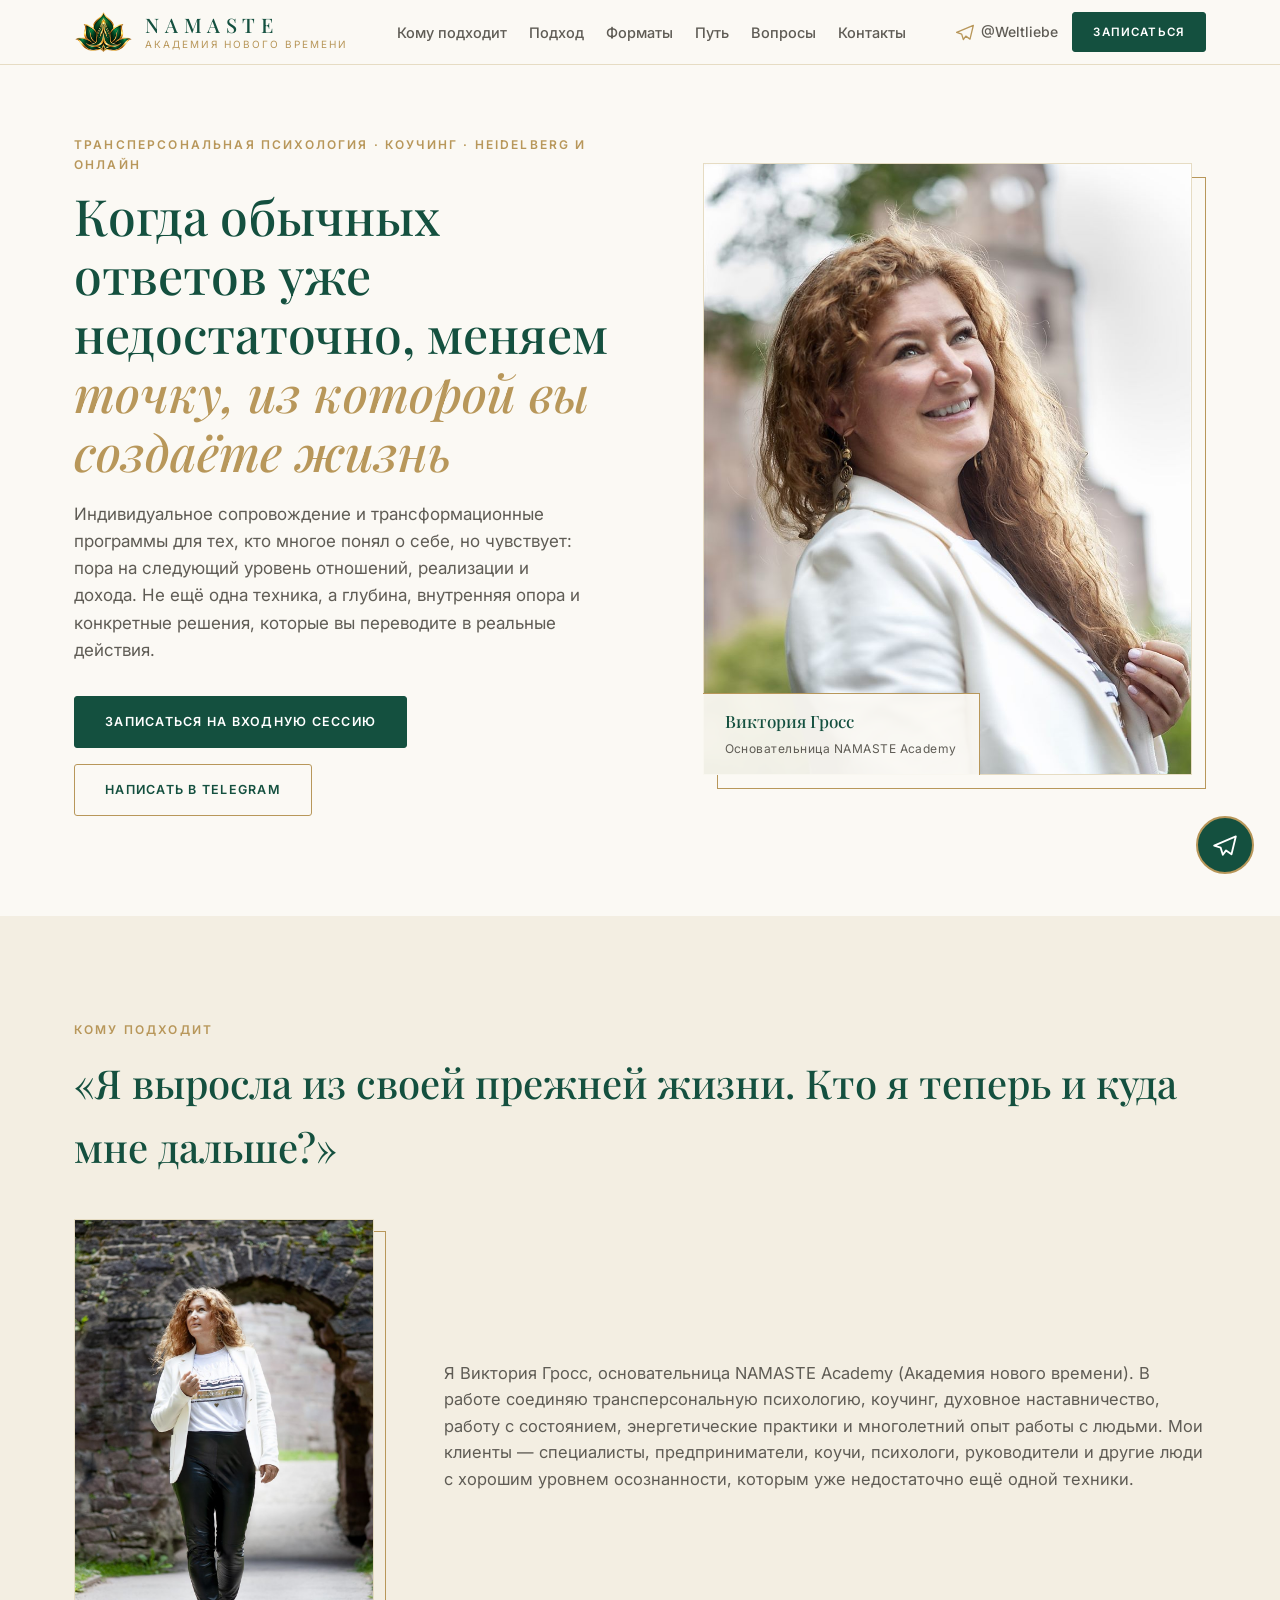
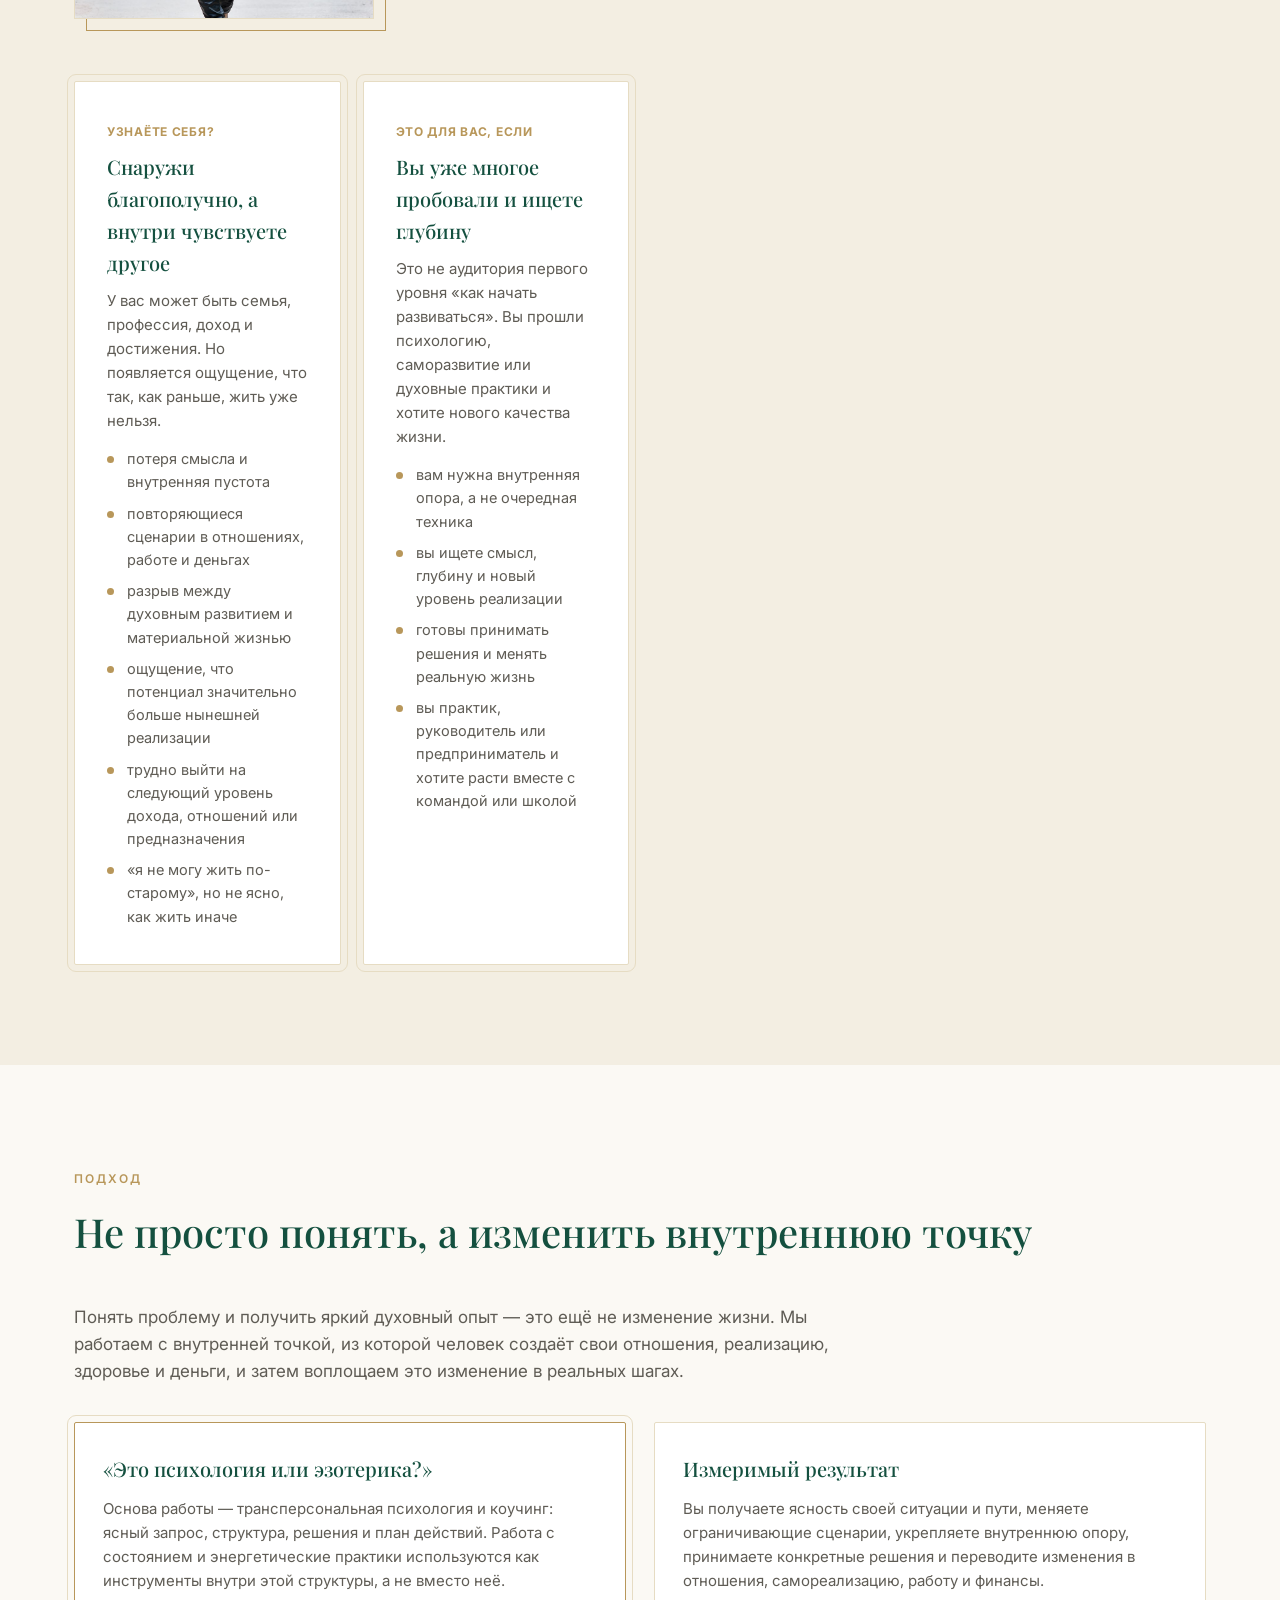
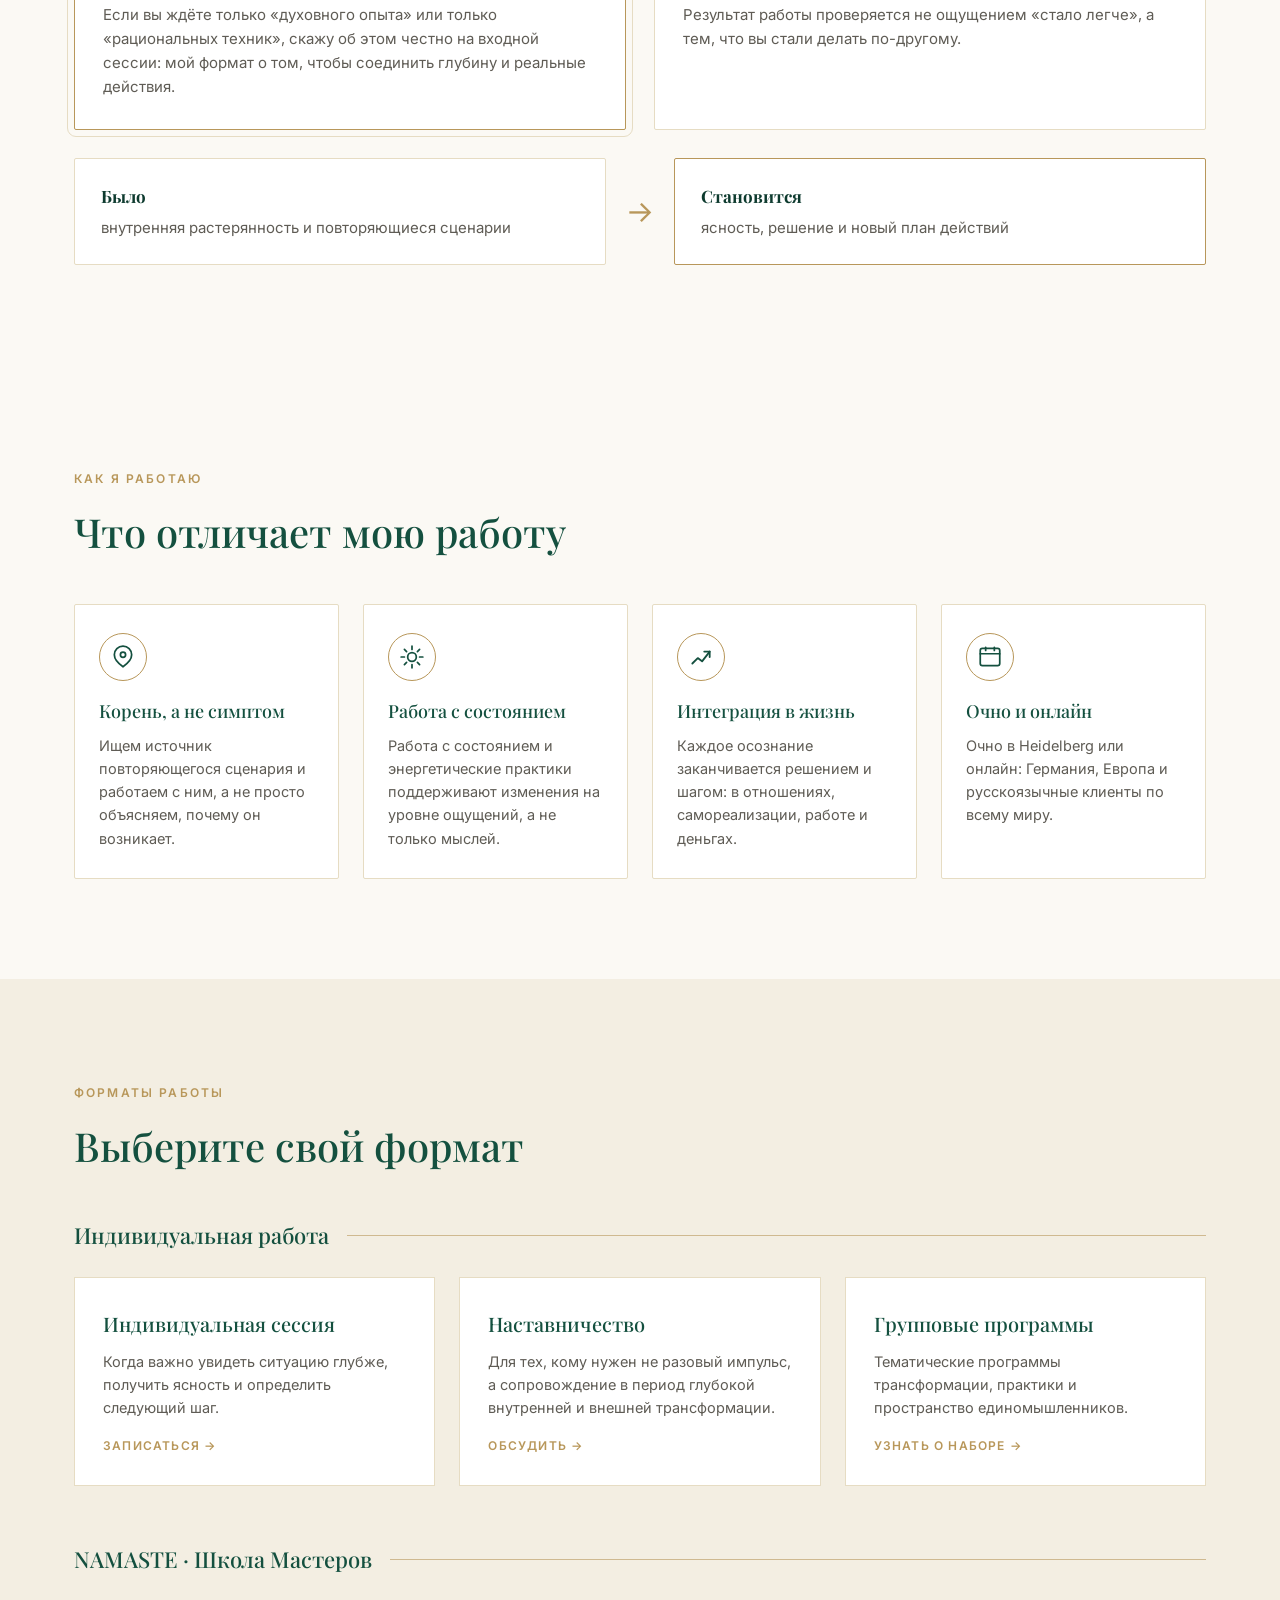
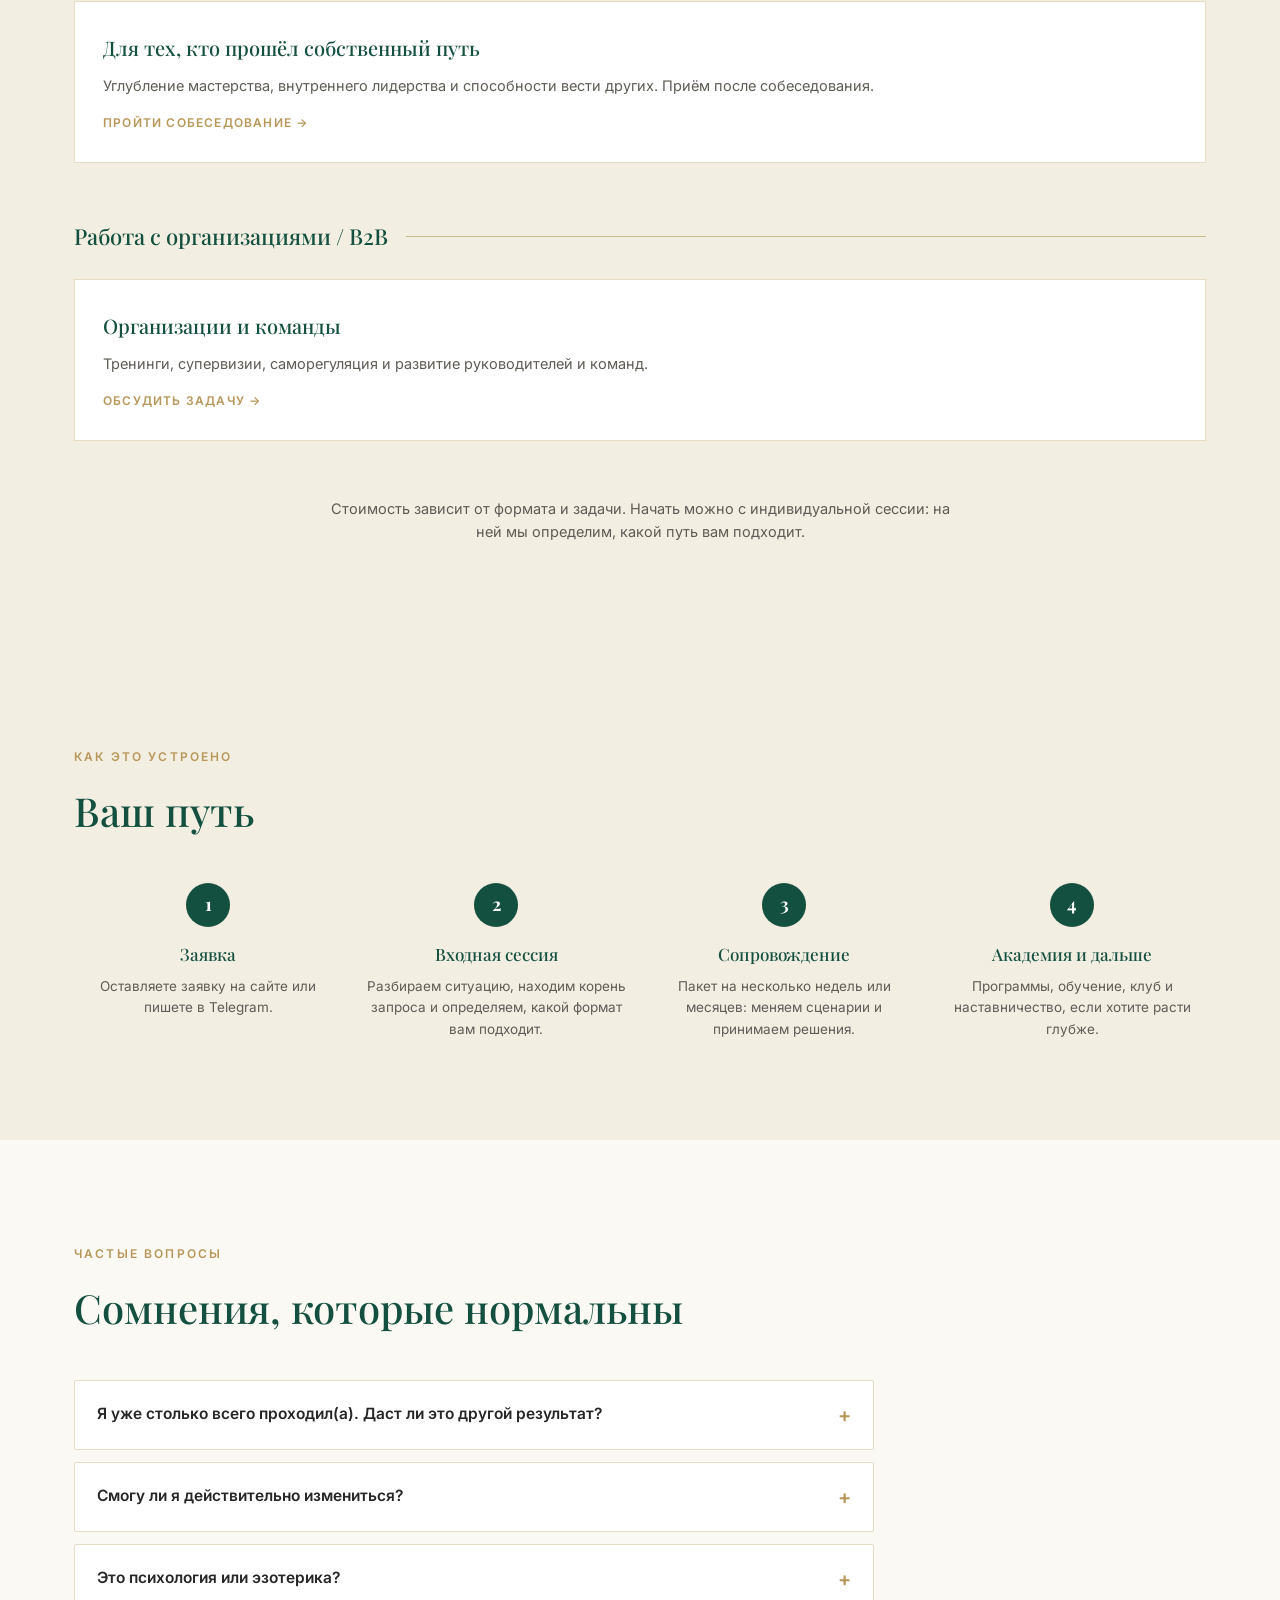
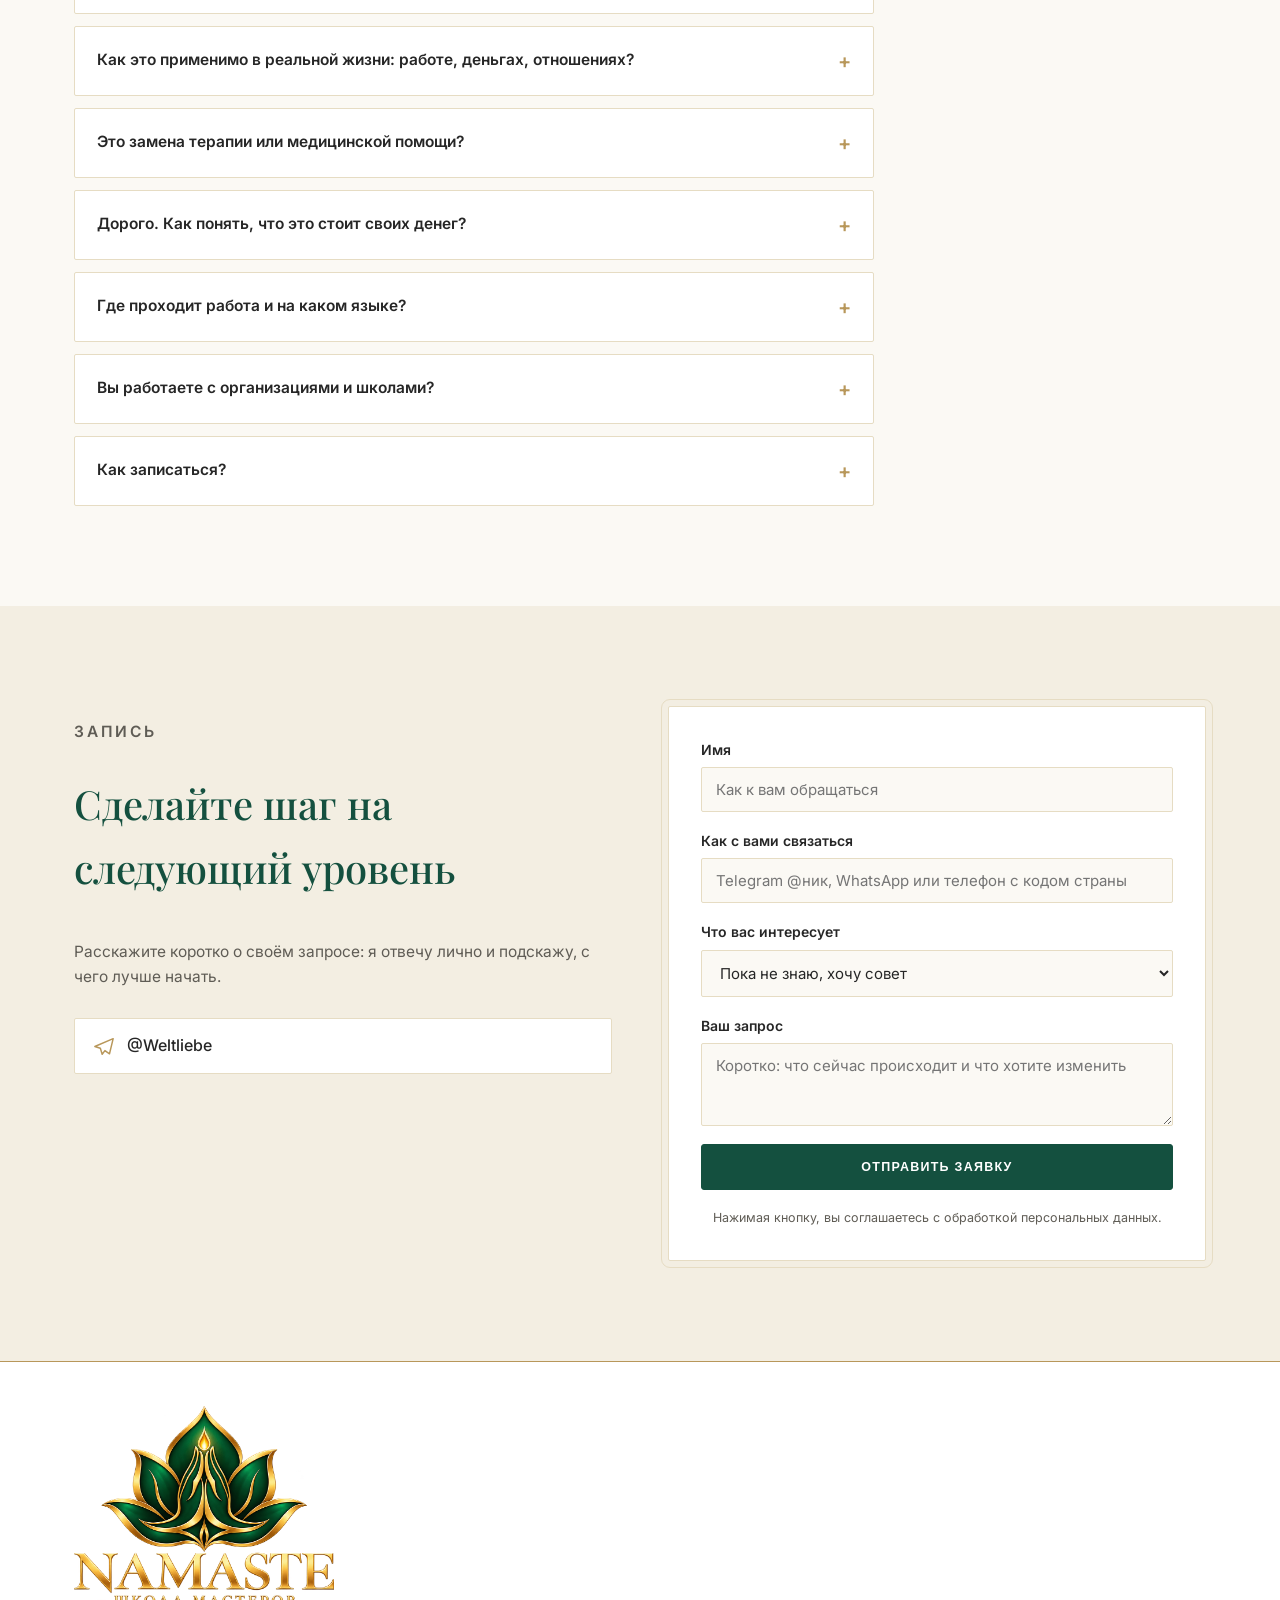
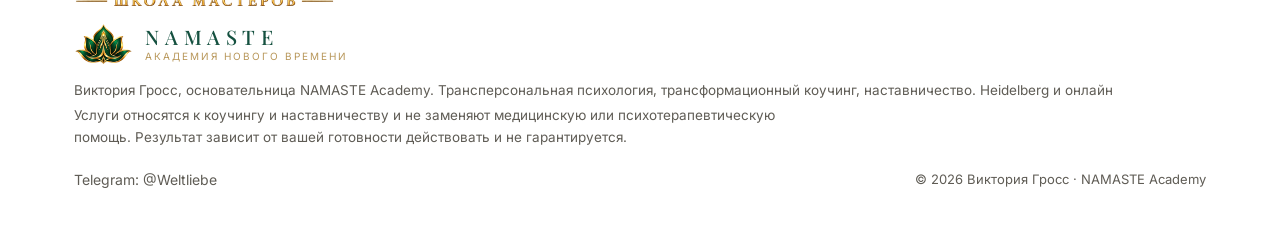
<file: index.html>
<!DOCTYPE html>
<html lang="ru">
<head>
<meta charset="UTF-8">
<meta name="viewport" content="width=device-width, initial-scale=1.0">
<title>Виктория Гросс — трансперсональная психология и трансформационный коучинг | NAMASTE Academy</title>
<meta name="description" content="Виктория Гросс, основательница NAMASTE Academy (Академия нового времени). Трансперсональная психология, трансформационный коучинг и наставничество для тех, кому обычных ответов уже недостаточно. Heidelberg и онлайн.">
<link rel="preconnect" href="https://fonts.googleapis.com">
<link rel="preconnect" href="https://fonts.gstatic.com" crossorigin>
<link href="https://fonts.googleapis.com/css2?family=Playfair+Display:wght@500;600;700&family=Inter:wght@400;500;600;700;800&display=swap" rel="stylesheet">
<link rel="stylesheet" href="styles.css">
<link rel="stylesheet" href="blog/blog.css">
<link rel="alternate" type="application/rss+xml" title="Блог" href="feed.xml">
</head>
<body>

<header class="header" id="header">
  <div class="container header__inner">
    <a href="#top" class="logo" aria-label="NAMASTE Academy"><span class="brand"><img class="brand__mark" src="images/namaste-mark.png" alt="" width="56" height="38"><span class="brand__txt"><span class="brand__name">NAMASTE</span><span class="brand__sub">Академия нового времени</span></span></span></a>
    <nav class="nav" id="nav">
      <a href="#for-whom">Кому подходит</a>
      <a href="#method">Подход</a>
      <a href="#services">Форматы</a>
      <a href="#process">Путь</a>
      <a href="#faq">Вопросы</a>
      <a href="#contact">Контакты</a>
    <!-- BLOGNAV:START --><!-- BLOGNAV:END --></nav>
    <div class="header__actions">
      <a href="https://t.me/Weltliebe" target="_blank" rel="noopener" class="header__tg">
        <svg width="20" height="20" viewBox="0 0 24 24" fill="none"><path d="M22 4L2 12.5l6 2 2 6.5 3-4 5 3.5L22 4z" stroke="currentColor" stroke-width="1.6" stroke-linejoin="round"/></svg>
        <span>@Weltliebe</span>
      </a>
      <a href="#contact" class="btn btn--primary btn--sm">Записаться</a>
    </div>
    <button class="burger" id="burger" aria-label="Меню">
      <span></span><span></span><span></span>
    </button>
  </div>
</header>

<main id="top">

  <!-- HERO -->
  <section class="hero">
    <div class="container hero__inner">
      <div class="hero__content">
        <p class="eyebrow">Трансперсональная психология · Коучинг · Heidelberg и онлайн</p>
        <h1>Когда обычных ответов уже недостаточно, меняем <span>точку, из которой вы создаёте жизнь</span></h1>
        <p class="hero__lead">Индивидуальное сопровождение и трансформационные программы для тех, кто многое понял о себе, но чувствует: пора на следующий уровень отношений, реализации и дохода. Не ещё одна техника, а глубина, внутренняя опора и конкретные решения, которые вы переводите в реальные действия.</p>
        <div class="hero__cta">
          <a href="#contact" class="btn btn--primary">Записаться на входную сессию</a>
          <a href="https://t.me/Weltliebe" target="_blank" rel="noopener" class="btn btn--ghost">Написать в Telegram</a>
        </div>
        </div>
      <figure class="hero__photo">
        <div class="hero__photo-in"><img src="images/victoria-about.jpg" alt="Виктория Гросс, основательница NAMASTE Academy" width="1000" height="1503" fetchpriority="high"></div>
        <figcaption class="hero__photo-cap"><strong>Виктория Гросс</strong><span>Основательница NAMASTE Academy</span></figcaption>
      </figure>
    </div>
  </section>

  <!-- КОМУ ПОДХОДИТ -->
  <section class="about" id="for-whom">
    <div class="container">
      <p class="section-eyebrow">Кому подходит</p>
      <h2 class="section-title">«Я выросла из своей прежней жизни. Кто я теперь и куда мне дальше?»</h2>
      <div class="about__intro">
        <figure class="about__fig"><img src="images/victoria-hero.jpg" alt="Виктория Гросс" width="900" height="1353" loading="lazy"></figure>
        <p class="about__text">Я Виктория Гросс, основательница NAMASTE Academy (Академия нового времени). В работе соединяю трансперсональную психологию, коучинг, духовное наставничество, работу с состоянием, энергетические практики и многолетний опыт работы с людьми. Мои клиенты — специалисты, предприниматели, коучи, психологи, руководители и другие люди с хорошим уровнем осознанности, которым уже недостаточно ещё одной техники.</p>
      </div>

      <div class="audience">
        <div class="audience__card">
          <span class="audience__tag">Узнаёте себя?</span>
          <h3>Снаружи благополучно, а внутри чувствуете другое</h3>
          <p>У вас может быть семья, профессия, доход и достижения. Но появляется ощущение, что так, как раньше, жить уже нельзя.</p>
          <ul>
            <li>потеря смысла и внутренняя пустота</li>
            <li>повторяющиеся сценарии в отношениях, работе и деньгах</li>
            <li>разрыв между духовным развитием и материальной жизнью</li>
            <li>ощущение, что потенциал значительно больше нынешней реализации</li>
            <li>трудно выйти на следующий уровень дохода, отношений или предназначения</li>
            <li>«я не могу жить по-старому», но не ясно, как жить иначе</li>
          </ul>
        </div>
        <div class="audience__card">
          <span class="audience__tag">Это для вас, если</span>
          <h3>Вы уже многое пробовали и ищете глубину</h3>
          <p>Это не аудитория первого уровня «как начать развиваться». Вы прошли психологию, саморазвитие или духовные практики и хотите нового качества жизни.</p>
          <ul>
            <li>вам нужна внутренняя опора, а не очередная техника</li>
            <li>вы ищете смысл, глубину и новый уровень реализации</li>
            <li>готовы принимать решения и менять реальную жизнь</li>
            <li>вы практик, руководитель или предприниматель и хотите расти вместе с командой или школой</li>
          </ul>
        </div>
      </div>
    </div>
  </section>

  <!-- ПОДХОД -->
  <section class="method" id="method">
    <div class="container">
      <p class="section-eyebrow">Подход</p>
      <h2 class="section-title">Не просто понять, а изменить внутреннюю точку</h2>
      <p class="method__lead">Понять проблему и получить яркий духовный опыт — это ещё не изменение жизни. Мы работаем с внутренней точкой, из которой человек создаёт свои отношения, реализацию, здоровье и деньги, и затем воплощаем это изменение в реальных шагах.</p>
      <div class="method__grid">
        <div class="method__box method__box--accent">
          <h3>«Это психология или эзотерика?»</h3>
          <p>Основа работы — трансперсональная психология и коучинг: ясный запрос, структура, решения и план действий. Работа с состоянием и энергетические практики используются как инструменты внутри этой структуры, а не вместо неё.</p>
          <p>Если вы ждёте только «духовного опыта» или только «рациональных техник», скажу об этом честно на входной сессии: мой формат о том, чтобы соединить глубину и реальные действия.</p>
        </div>
        <div class="method__box">
          <h3>Измеримый результат</h3>
          <p>Вы получаете ясность своей ситуации и пути, меняете ограничивающие сценарии, укрепляете внутреннюю опору, принимаете конкретные решения и переводите изменения в отношения, самореализацию, работу и финансы.</p>
          <p>Результат работы проверяется не ощущением «стало легче», а тем, что вы стали делать по-другому.</p>
        </div>
      </div>
      <div class="shift" style="margin-top:28px">
        <div class="shift__side"><strong>Было</strong>внутренняя растерянность и повторяющиеся сценарии</div>
        <div class="shift__arrow" aria-hidden="true">→</div>
        <div class="shift__side shift__side--to"><strong>Становится</strong>ясность, решение и новый план действий</div>
      </div>
    </div>
  </section>

  <!-- ПРЕИМУЩЕСТВА -->
  <section class="principles">
    <div class="container">
      <p class="section-eyebrow">Как я работаю</p>
      <h2 class="section-title">Что отличает мою работу</h2>
      <div class="grid-4">
        <div class="principle">
          <div class="principle__icon">
            <svg width="26" height="26" viewBox="0 0 24 24" fill="none"><path d="M12 21c4.97-3.4 8-7.03 8-11a8 8 0 10-16 0c0 3.97 3.03 7.6 8 11z" stroke="currentColor" stroke-width="1.6" stroke-linejoin="round"/><circle cx="12" cy="10" r="2.4" stroke="currentColor" stroke-width="1.6"/></svg>
          </div>
          <h3>Корень, а не симптом</h3>
          <p>Ищем источник повторяющегося сценария и работаем с ним, а не просто объясняем, почему он возникает.</p>
        </div>
        <div class="principle">
          <div class="principle__icon">
            <svg width="26" height="26" viewBox="0 0 24 24" fill="none"><circle cx="12" cy="12" r="4" stroke="currentColor" stroke-width="1.6"/><path d="M12 2v3M12 19v3M2 12h3M19 12h3M5 5l2 2M17 17l2 2M19 5l-2 2M7 17l-2 2" stroke="currentColor" stroke-width="1.6" stroke-linecap="round"/></svg>
          </div>
          <h3>Работа с состоянием</h3>
          <p>Работа с состоянием и энергетические практики поддерживают изменения на уровне ощущений, а не только мыслей.</p>
        </div>
        <div class="principle">
          <div class="principle__icon">
            <svg width="26" height="26" viewBox="0 0 24 24" fill="none"><path d="M4 18l5-5 4 3 7-9" stroke="currentColor" stroke-width="1.7" stroke-linecap="round" stroke-linejoin="round"/><path d="M15 7h5v5" stroke="currentColor" stroke-width="1.7" stroke-linecap="round" stroke-linejoin="round"/></svg>
          </div>
          <h3>Интеграция в жизнь</h3>
          <p>Каждое осознание заканчивается решением и шагом: в отношениях, самореализации, работе и деньгах.</p>
        </div>
        <div class="principle">
          <div class="principle__icon">
            <svg width="26" height="26" viewBox="0 0 24 24" fill="none"><rect x="3" y="4" width="18" height="16" rx="2" stroke="currentColor" stroke-width="1.6"/><path d="M3 9h18M8 3v3M16 3v3" stroke="currentColor" stroke-width="1.6" stroke-linecap="round"/></svg>
          </div>
          <h3>Очно и онлайн</h3>
          <p>Очно в Heidelberg или онлайн: Германия, Европа и русскоязычные клиенты по всему миру.</p>
        </div>
      </div>
    </div>
  </section>

  <!-- ФОРМАТЫ -->
  <section class="services" id="services">
    <div class="container">
      <p class="section-eyebrow">Форматы работы</p>
      <h2 class="section-title">Выберите свой формат</h2>

      <div class="fmt-group">
        <div class="fmt-group__head"><h3>Индивидуальная работа</h3></div>
        <div class="fmt-grid fmt-grid--3">
          <div class="fmt">
            <h4>Индивидуальная сессия</h4>
            <p>Когда важно увидеть ситуацию глубже, получить ясность и определить следующий шаг.</p>
            <a href="#contact" class="fmt__link">Записаться →</a>
          </div>
          <div class="fmt">
            <h4>Наставничество</h4>
            <p>Для тех, кому нужен не разовый импульс, а сопровождение в период глубокой внутренней и внешней трансформации.</p>
            <a href="#contact" class="fmt__link">Обсудить →</a>
          </div>
          <div class="fmt">
            <h4>Групповые программы</h4>
            <p>Тематические программы трансформации, практики и пространство единомышленников.</p>
            <a href="#contact" class="fmt__link">Узнать о наборе →</a>
          </div>
        </div>
      </div>

      <div class="fmt-group">
        <div class="fmt-group__head"><h3>NAMASTE · Школа Мастеров</h3></div>
        <div class="fmt-grid fmt-grid--1">
          <div class="fmt">
            <h4>Для тех, кто прошёл собственный путь</h4>
            <p>Углубление мастерства, внутреннего лидерства и способности вести других. Приём после собеседования.</p>
            <a href="#contact" class="fmt__link">Пройти собеседование →</a>
          </div>
        </div>
      </div>

      <div class="fmt-group">
        <div class="fmt-group__head"><h3>Работа с организациями / B2B</h3></div>
        <div class="fmt-grid fmt-grid--1">
          <div class="fmt">
            <h4>Организации и команды</h4>
            <p>Тренинги, супервизии, саморегуляция и развитие руководителей и команд.</p>
            <a href="#contact" class="fmt__link">Обсудить задачу →</a>
          </div>
        </div>
      </div>

      <p class="fmt-note">Стоимость зависит от формата и задачи. Начать можно с индивидуальной сессии: на ней мы определим, какой путь вам подходит.</p>
    </div>
  </section>

  <!-- ПРОЦЕСС -->
  <section class="process" id="process">
    <div class="container">
      <p class="section-eyebrow">Как это устроено</p>
      <h2 class="section-title">Ваш путь</h2>
      <div class="steps">
        <div class="step">
          <div class="step__num">1</div>
          <h3>Заявка</h3>
          <p>Оставляете заявку на сайте или пишете в Telegram.</p>
        </div>
        <div class="step">
          <div class="step__num">2</div>
          <h3>Входная сессия</h3>
          <p>Разбираем ситуацию, находим корень запроса и определяем, какой формат вам подходит.</p>
        </div>
        <div class="step">
          <div class="step__num">3</div>
          <h3>Сопровождение</h3>
          <p>Пакет на несколько недель или месяцев: меняем сценарии и принимаем решения.</p>
        </div>
        <div class="step">
          <div class="step__num">4</div>
          <h3>Академия и дальше</h3>
          <p>Программы, обучение, клуб и наставничество, если хотите расти глубже.</p>
        </div>
      </div>
    </div>
  </section>

  <!-- FAQ -->
  <section class="faq" id="faq">
    <div class="container">
      <p class="section-eyebrow">Частые вопросы</p>
      <h2 class="section-title">Сомнения, которые нормальны</h2>
      <div class="faq__list">
        <details class="faq__item">
          <summary>Я уже столько всего проходил(а). Даст ли это другой результат?</summary>
          <p>Хороший вопрос, и честный ответ зависит от того, как раньше строилась работа. Если вы получали понимание, но жизнь не менялась, обычно не хватало либо глубины, либо перевода в действия. Здесь мы соединяем оба уровня: корень сценария и конкретные шаги. На входной сессии я скажу прямо, подходит ли вам этот формат.</p>
        </details>
        <details class="faq__item">
          <summary>Смогу ли я действительно измениться?</summary>
          <p>Изменения происходят там, где есть готовность принимать решения и действовать. Моя задача — помочь увидеть корень сценария, укрепить внутреннюю опору и поддержать вас в реальных шагах. Гарантировать конкретный результат нельзя, но вы будете видеть движение по ходу работы.</p>
        </details>
        <details class="faq__item">
          <summary>Это психология или эзотерика?</summary>
          <p>Основа — трансперсональная психология и коучинг. Работа с состоянием и энергетические практики — инструменты внутри этой структуры. Если вам важна только одна из сторон, скажите об этом, и мы вместе решим, подходит ли формат.</p>
        </details>
        <details class="faq__item">
          <summary>Как это применимо в реальной жизни: работе, деньгах, отношениях?</summary>
          <p>Каждая встреча заканчивается решением и шагом. Мы работаем с тем, что вы переносите в отношения, реализацию, доход и качество жизни, и проверяем результат по реальным действиям.</p>
        </details>
        <details class="faq__item">
          <summary>Это замена терапии или медицинской помощи?</summary>
          <p>Нет. Мои форматы — это трансформационный коучинг и наставничество, они не заменяют лечение и медицинскую или психотерапевтическую помощь. Если у вас тяжёлое состояние, сначала обратитесь к врачу.</p>
        </details>
        <details class="faq__item">
          <summary>Дорого. Как понять, что это стоит своих денег?</summary>
          <p>Начните с одной индивидуальной сессии (от 369 €): за одну встречу видно, что происходит и подходит ли вам формат. Дальше можно выбрать пакет сопровождения или программу Академии.</p>
        </details>
        <details class="faq__item">
          <summary>Где проходит работа и на каком языке?</summary>
          <p>Очно в Heidelberg (Германия) и онлайн для клиентов в Германии, Европе и русскоговорящих по всему миру. Работа ведётся на русском языке.</p>
        </details>
        <details class="faq__item">
          <summary>Вы работаете с организациями и школами?</summary>
          <p>Да. Есть тренинги, супервизии и программы саморегуляции для школ и организаций, а также работа с руководителями и командой. Расчёт индивидуальный, опишите задачу в заявке.</p>
        </details>
        <details class="faq__item">
          <summary>Как записаться?</summary>
          <p>Оставьте заявку в форме ниже или напишите в Telegram: @Weltliebe.</p>
        </details>
      </div>
    </div>
  </section>

  <!-- ФОРМА -->
  <section class="form-section" id="contact">
    <div class="container form-section__inner">
      <div class="form-section__text">
        <p class="section-eyebrow">Запись</p>
        <h2 class="section-title">Сделайте шаг на следующий уровень</h2>
        <p>Расскажите коротко о своём запросе: я отвечу лично и подскажу, с чего лучше начать.</p>
        <div class="form-section__contacts">
          <a href="https://t.me/Weltliebe" target="_blank" rel="noopener" class="contact-card">
            <svg width="22" height="22" viewBox="0 0 24 24" fill="none"><path d="M22 4L2 12.5l6 2 2 6.5 3-4 5 3.5L22 4z" stroke="currentColor" stroke-width="1.6" stroke-linejoin="round"/></svg>
            <span>@Weltliebe</span>
          </a>
        </div>
      </div>
      <form class="form" id="leadForm">
        <input type="text" name="_gotcha" style="display:none" tabindex="-1" autocomplete="off">
        <label>
          <span>Имя</span>
          <input type="text" name="name" placeholder="Как к вам обращаться" required>
        </label>
        <label>
          <span>Как с вами связаться</span>
          <input type="text" name="contact" placeholder="Telegram @ник, WhatsApp или телефон с кодом страны" required>
        </label>
        <label>
          <span>Что вас интересует</span>
          <select name="interest">
            <option value="Не знаю, нужна консультация">Пока не знаю, хочу совет</option>
            <option value="Индивидуальная сессия / сопровождение">Индивидуальная сессия или сопровождение</option>
            <option value="Групповой менторинг / программы Академии">Групповой менторинг или программы Академии</option>
            <option value="Обучение / Reiki">Обучение методу или Reiki</option>
            <option value="B2B: школа, организация, команда">Для школы, организации или команды</option>
          </select>
        </label>
        <label>
          <span>Ваш запрос</span>
          <textarea name="comment" rows="3" placeholder="Коротко: что сейчас происходит и что хотите изменить"></textarea>
        </label>
        <button type="submit" class="btn btn--primary btn--block">Отправить заявку</button>
        <p class="form__hint">Нажимая кнопку, вы соглашаетесь с обработкой персональных данных.</p>
      </form>
    </div>
  </section>

<!-- BLOG:START --><!-- BLOG:END -->
</main>

<footer class="footer">
  <div class="container footer__inner">
    <div class="footer__brand">
      <img class="footer__logo" src="images/namaste-logo.png" alt="NAMASTE · Школа Мастеров" width="260">
      <span class="brand"><img class="brand__mark" src="images/namaste-mark.png" alt="" width="56" height="38"><span class="brand__txt"><span class="brand__name">NAMASTE</span><span class="brand__sub">Академия нового времени</span></span></span>
      <p>Виктория Гросс, основательница NAMASTE Academy. Трансперсональная психология, трансформационный коучинг, наставничество. Heidelberg и онлайн</p>
      <p class="disclaimer">Услуги относятся к коучингу и наставничеству и не заменяют медицинскую или психотерапевтическую помощь. Результат зависит от вашей готовности действовать и не гарантируется.</p>
    </div>
    <div class="footer__links">
      <a href="https://t.me/Weltliebe" target="_blank" rel="noopener">Telegram: @Weltliebe</a>
    </div>
    <div class="footer__copy">
      <span>© <span id="year"></span> Виктория Гросс · NAMASTE Academy</span>
    </div>
  </div>
</footer>

<a href="https://t.me/Weltliebe" target="_blank" rel="noopener" class="fab" aria-label="Написать в Telegram">
  <svg width="26" height="26" viewBox="0 0 24 24" fill="none"><path d="M22 4L2 12.5l6 2 2 6.5 3-4 5 3.5L22 4z" stroke="currentColor" stroke-width="1.7" stroke-linejoin="round"/></svg>
</a>

<script src="script.js"></script>
</body>
</html>
</file>
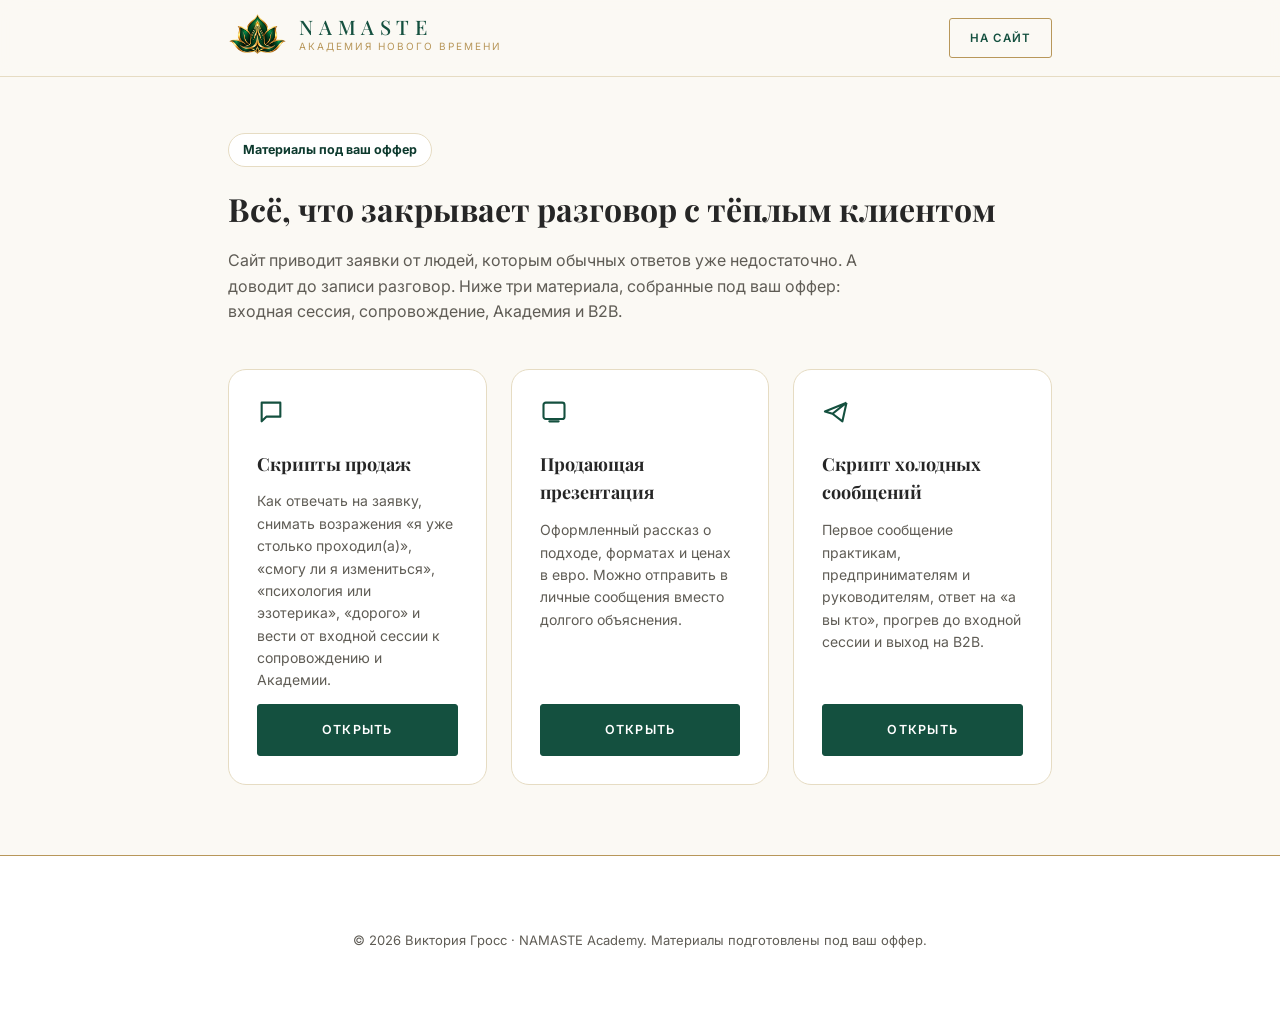
<file: materials.html>
<!DOCTYPE html>
<html lang="ru">
<head>
<meta charset="UTF-8">
<meta name="viewport" content="width=device-width, initial-scale=1.0">
<title>Материалы под ваш оффер — Виктория Гросс</title>
<link rel="preconnect" href="https://fonts.googleapis.com">
<link rel="preconnect" href="https://fonts.gstatic.com" crossorigin>
<link href="https://fonts.googleapis.com/css2?family=Playfair+Display:wght@500;600;700&family=Inter:wght@400;500;600;700;800&display=swap" rel="stylesheet">
<link rel="stylesheet" href="styles.css">
</head>
<body>

<header class="doc-header">
  <div class="container doc-bar">
    <a href="index.html" aria-label="NAMASTE Academy"><span class="brand"><img class="brand__mark" src="images/namaste-mark.png" alt="" width="56" height="38"><span class="brand__txt"><span class="brand__name">NAMASTE</span><span class="brand__sub">Академия нового времени</span></span></span></a>
    <div class="doc-bar__actions">
      <a href="index.html" class="btn btn--ghost btn--sm">На сайт</a>
    </div>
  </div>
</header>

<main class="container doc-hero">
  <span class="tag">Материалы под ваш оффер</span>
  <h1>Всё, что закрывает разговор с тёплым клиентом</h1>
  <p>Сайт приводит заявки от людей, которым обычных ответов уже недостаточно. А доводит до записи разговор. Ниже три материала, собранные под ваш оффер: входная сессия, сопровождение, Академия и B2B.</p>
</main>

<section class="container doc-section">
  <div class="material-grid">
    <div class="material-card">
      <div class="material-card__icon"><svg width="28" height="28" viewBox="0 0 24 24" fill="none"><path d="M4 4H20V16H8L4 20V4Z" stroke="currentColor" stroke-width="1.8" stroke-linejoin="round"/></svg></div>
      <h3>Скрипты продаж</h3>
      <p>Как отвечать на заявку, снимать возражения «я уже столько проходил(а)», «смогу ли я измениться», «психология или эзотерика», «дорого» и вести от входной сессии к сопровождению и Академии.</p>
      <a href="scripts.html" class="btn btn--primary btn--block">Открыть</a>
    </div>
    <div class="material-card">
      <div class="material-card__icon"><svg width="28" height="28" viewBox="0 0 24 24" fill="none"><rect x="3" y="4" width="18" height="14" rx="2" stroke="currentColor" stroke-width="1.8"/><path d="M8 20H16" stroke="currentColor" stroke-width="1.8" stroke-linecap="round"/></svg></div>
      <h3>Продающая презентация</h3>
      <p>Оформленный рассказ о подходе, форматах и ценах в евро. Можно отправить в личные сообщения вместо долгого объяснения.</p>
      <a href="presentation.html" class="btn btn--primary btn--block">Открыть</a>
    </div>
    <div class="material-card">
      <div class="material-card__icon"><svg width="28" height="28" viewBox="0 0 24 24" fill="none"><path d="M21 4L2.5 11.5L9 13.5M21 4L17.5 20L9 13.5M21 4L9 13.5" stroke="currentColor" stroke-width="1.8" stroke-linejoin="round"/></svg></div>
      <h3>Скрипт холодных сообщений</h3>
      <p>Первое сообщение практикам, предпринимателям и руководителям, ответ на «а вы кто», прогрев до входной сессии и выход на B2B.</p>
      <a href="outreach.html" class="btn btn--primary btn--block">Открыть</a>
    </div>
  </div>
</section>

<footer class="footer">
  <div class="container footer__bottom">
    <span>© <span id="year"></span> Виктория Гросс · NAMASTE Academy. Материалы подготовлены под ваш оффер.</span>
  </div>
</footer>

<script>document.getElementById('year').textContent = new Date().getFullYear();</script>
</body>
</html>
</file>
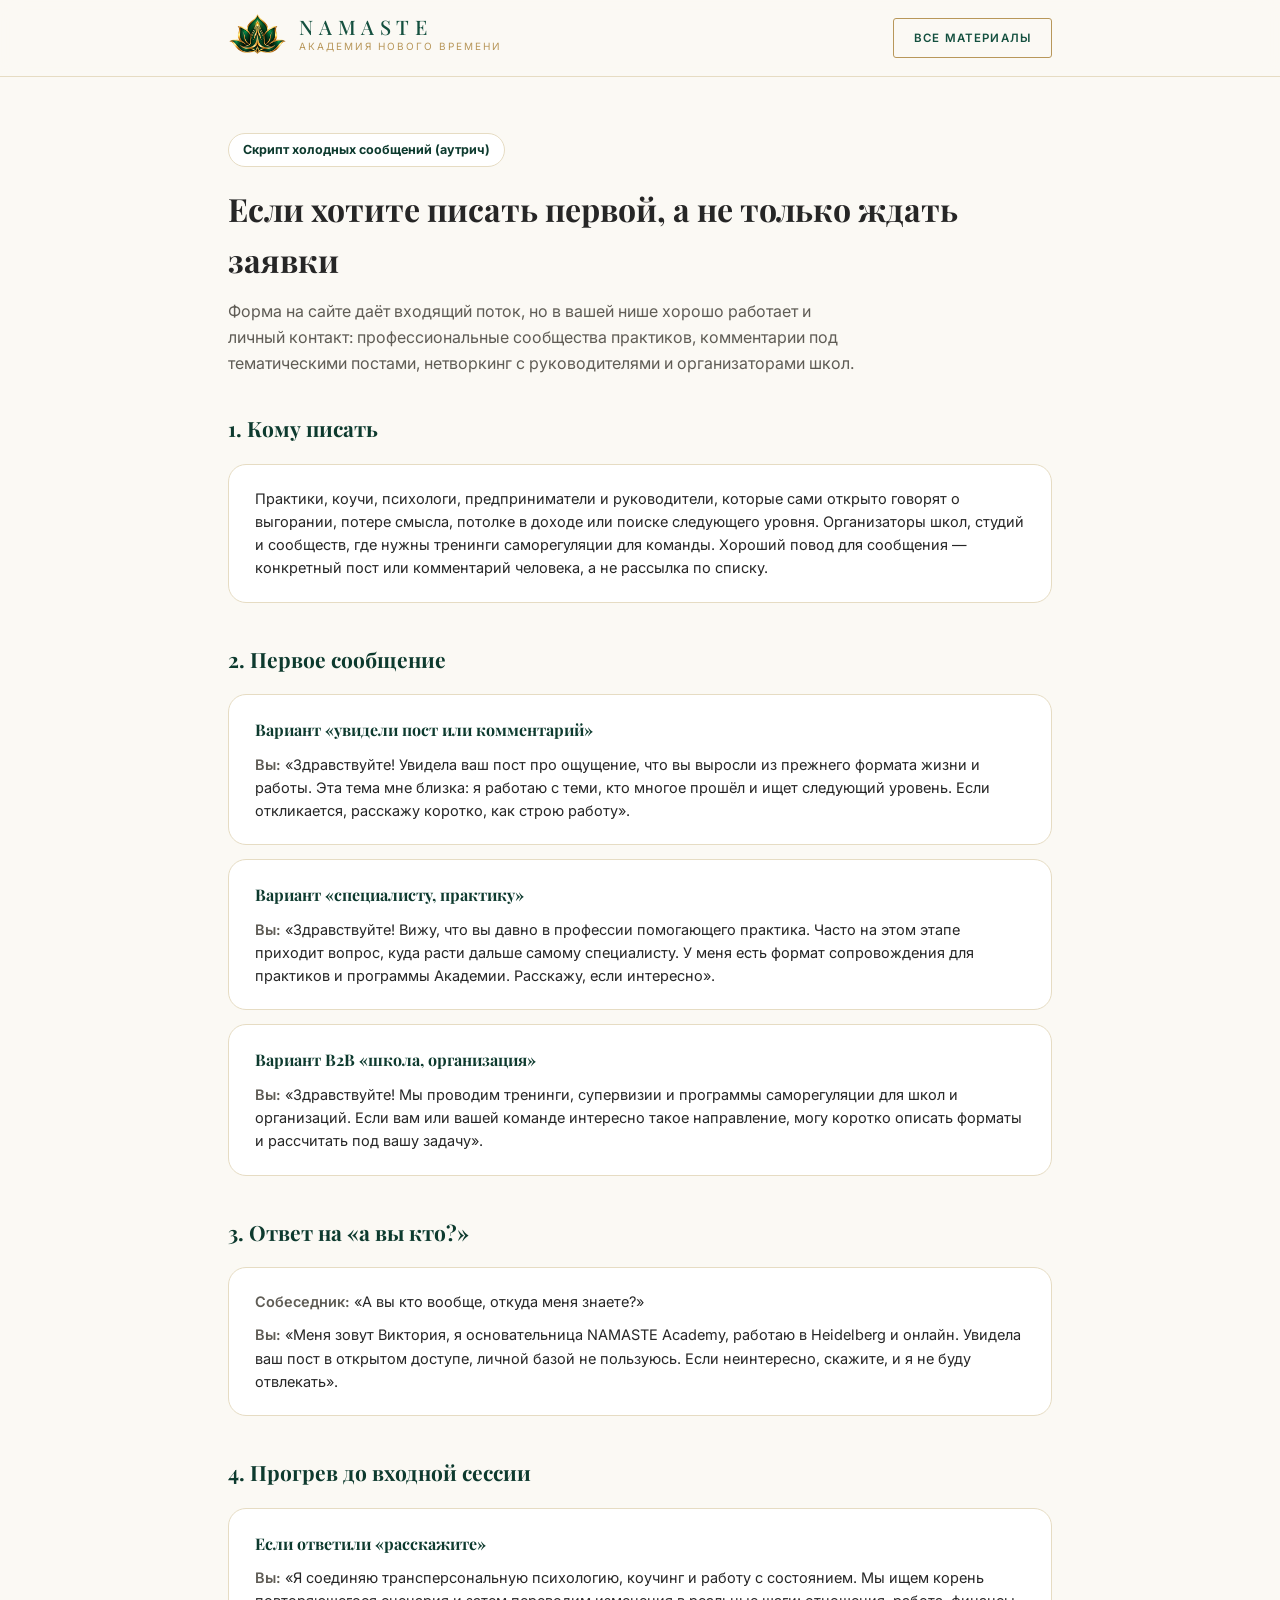
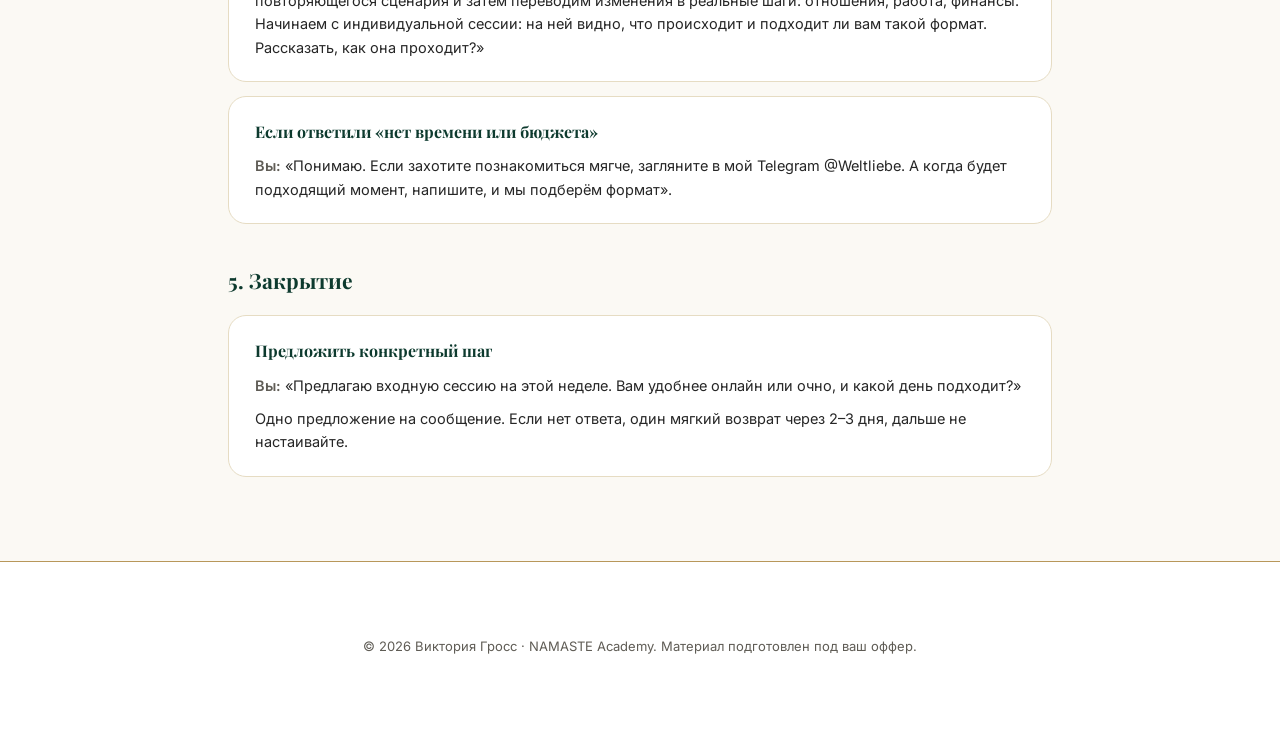
<file: outreach.html>
<!DOCTYPE html>
<html lang="ru">
<head>
<meta charset="UTF-8">
<meta name="viewport" content="width=device-width, initial-scale=1.0">
<title>Скрипт холодных сообщений — Виктория Гросс</title>
<link rel="preconnect" href="https://fonts.googleapis.com">
<link rel="preconnect" href="https://fonts.gstatic.com" crossorigin>
<link href="https://fonts.googleapis.com/css2?family=Playfair+Display:wght@500;600;700&family=Inter:wght@400;500;600;700;800&display=swap" rel="stylesheet">
<link rel="stylesheet" href="styles.css">
</head>
<body>

<header class="doc-header">
  <div class="container doc-bar">
    <a href="index.html" aria-label="NAMASTE Academy"><span class="brand"><img class="brand__mark" src="images/namaste-mark.png" alt="" width="56" height="38"><span class="brand__txt"><span class="brand__name">NAMASTE</span><span class="brand__sub">Академия нового времени</span></span></span></a>
    <div class="doc-bar__actions">
      <a href="materials.html" class="btn btn--ghost btn--sm">Все материалы</a>
    </div>
  </div>
</header>

<main class="container doc-hero">
  <span class="tag">Скрипт холодных сообщений (аутрич)</span>
  <h1>Если хотите писать первой, а не только ждать заявки</h1>
  <p>Форма на сайте даёт входящий поток, но в вашей нише хорошо работает и личный контакт: профессиональные сообщества практиков, комментарии под тематическими постами, нетворкинг с руководителями и организаторами школ.</p>
</main>

<section class="container doc-section">
  <h2>1. Кому писать</h2>
  <div class="script-block">
    <p>Практики, коучи, психологи, предприниматели и руководители, которые сами открыто говорят о выгорании, потере смысла, потолке в доходе или поиске следующего уровня. Организаторы школ, студий и сообществ, где нужны тренинги саморегуляции для команды. Хороший повод для сообщения — конкретный пост или комментарий человека, а не рассылка по списку.</p>
  </div>

  <h2>2. Первое сообщение</h2>
  <div class="script-block">
    <h3>Вариант «увидели пост или комментарий»</h3>
    <p><span class="who">Вы:</span> «Здравствуйте! Увидела ваш пост про ощущение, что вы выросли из прежнего формата жизни и работы. Эта тема мне близка: я работаю с теми, кто многое прошёл и ищет следующий уровень. Если откликается, расскажу коротко, как строю работу».</p>
  </div>
  <div class="script-block">
    <h3>Вариант «специалисту, практику»</h3>
    <p><span class="who">Вы:</span> «Здравствуйте! Вижу, что вы давно в профессии помогающего практика. Часто на этом этапе приходит вопрос, куда расти дальше самому специалисту. У меня есть формат сопровождения для практиков и программы Академии. Расскажу, если интересно».</p>
  </div>
  <div class="script-block">
    <h3>Вариант B2B «школа, организация»</h3>
    <p><span class="who">Вы:</span> «Здравствуйте! Мы проводим тренинги, супервизии и программы саморегуляции для школ и организаций. Если вам или вашей команде интересно такое направление, могу коротко описать форматы и рассчитать под вашу задачу».</p>
  </div>

  <h2>3. Ответ на «а вы кто?»</h2>
  <div class="script-block">
    <p><span class="who">Собеседник:</span> «А вы кто вообще, откуда меня знаете?»</p>
    <p><span class="who">Вы:</span> «Меня зовут Виктория, я основательница NAMASTE Academy, работаю в Heidelberg и онлайн. Увидела ваш пост в открытом доступе, личной базой не пользуюсь. Если неинтересно, скажите, и я не буду отвлекать».</p>
  </div>

  <h2>4. Прогрев до входной сессии</h2>
  <div class="script-block">
    <h3>Если ответили «расскажите»</h3>
    <p><span class="who">Вы:</span> «Я соединяю трансперсональную психологию, коучинг и работу с состоянием. Мы ищем корень повторяющегося сценария и затем переводим изменения в реальные шаги: отношения, работа, финансы. Начинаем с индивидуальной сессии: на ней видно, что происходит и подходит ли вам такой формат. Рассказать, как она проходит?»</p>
  </div>
  <div class="script-block">
    <h3>Если ответили «нет времени или бюджета»</h3>
    <p><span class="who">Вы:</span> «Понимаю. Если захотите познакомиться мягче, загляните в мой Telegram @Weltliebe. А когда будет подходящий момент, напишите, и мы подберём формат».</p>
  </div>

  <h2>5. Закрытие</h2>
  <div class="script-block">
    <h3>Предложить конкретный шаг</h3>
    <p><span class="who">Вы:</span> «Предлагаю входную сессию на этой неделе. Вам удобнее онлайн или очно, и какой день подходит?»</p>
    <p>Одно предложение на сообщение. Если нет ответа, один мягкий возврат через 2–3 дня, дальше не настаивайте.</p>
  </div>
</section>

<footer class="footer">
  <div class="container footer__bottom">
    <span>© <span id="year"></span> Виктория Гросс · NAMASTE Academy. Материал подготовлен под ваш оффер.</span>
  </div>
</footer>

<script>document.getElementById('year').textContent = new Date().getFullYear();</script>
</body>
</html>
</file>
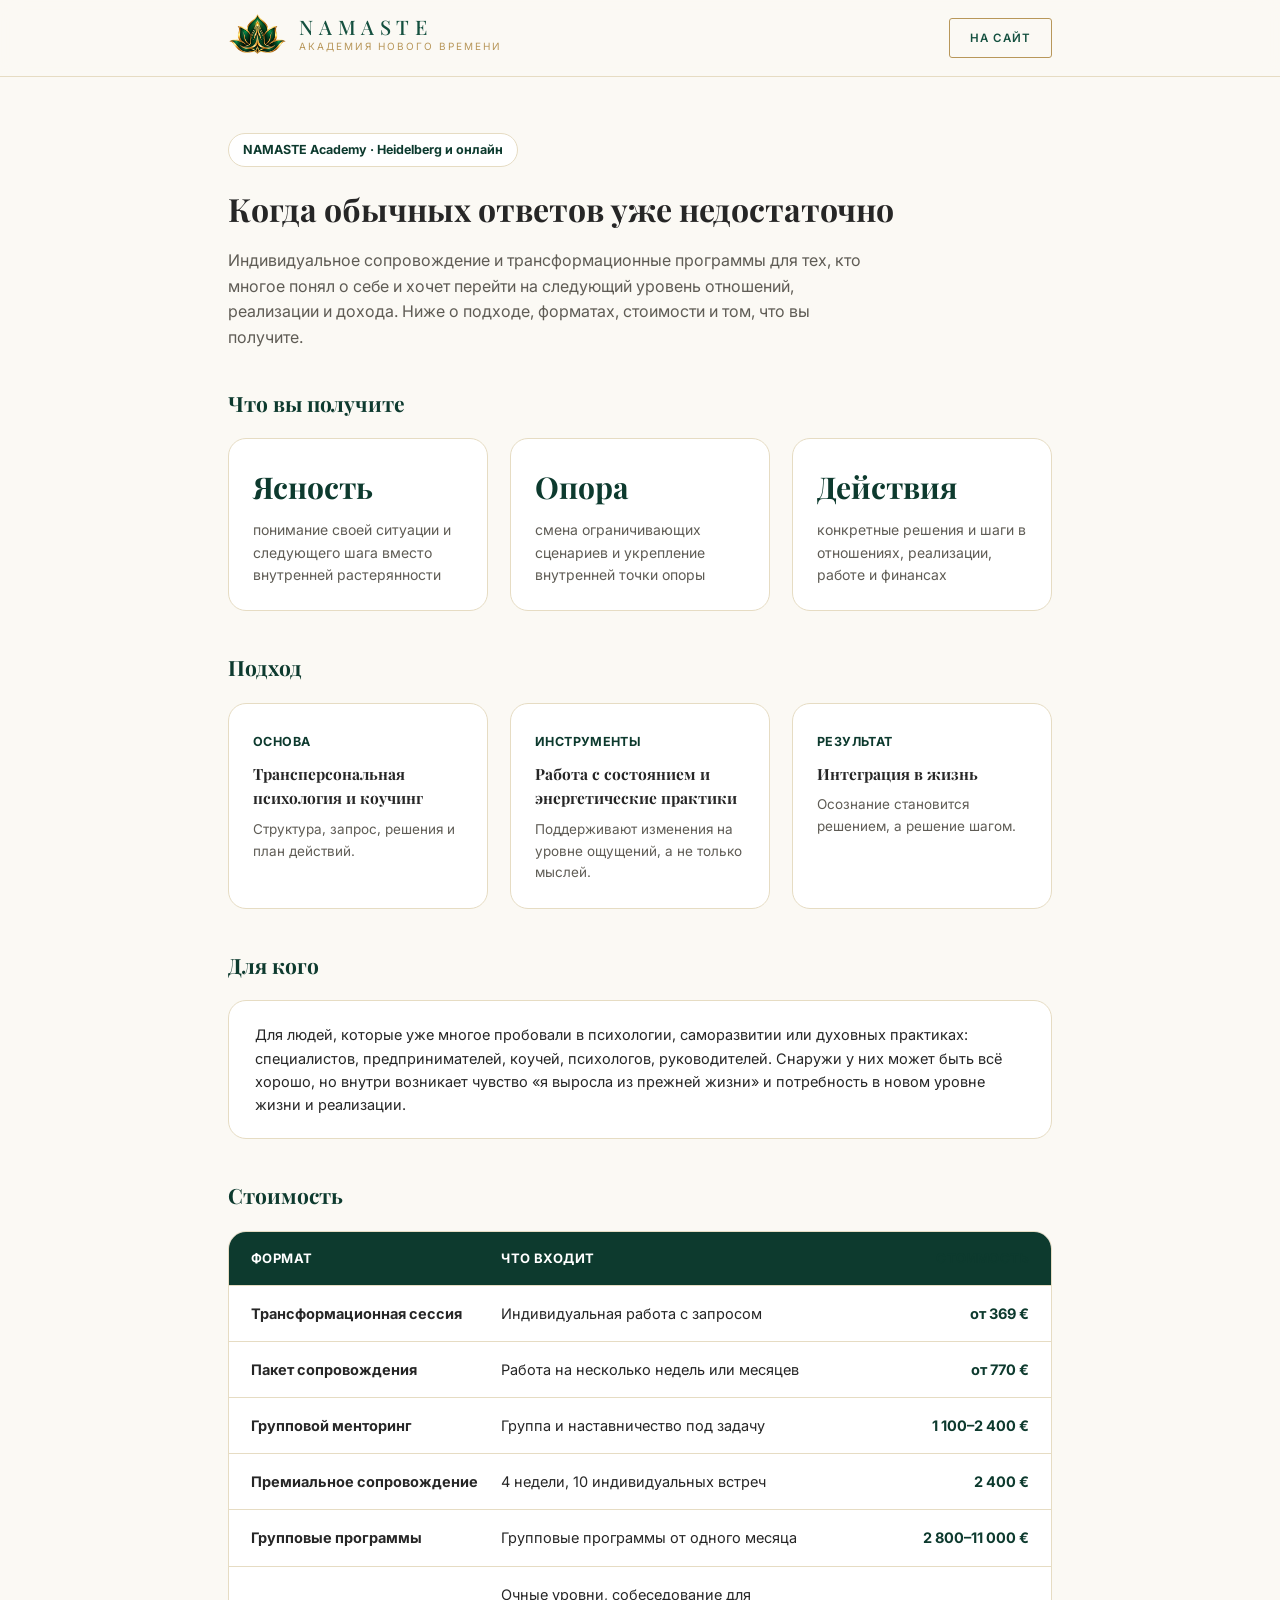
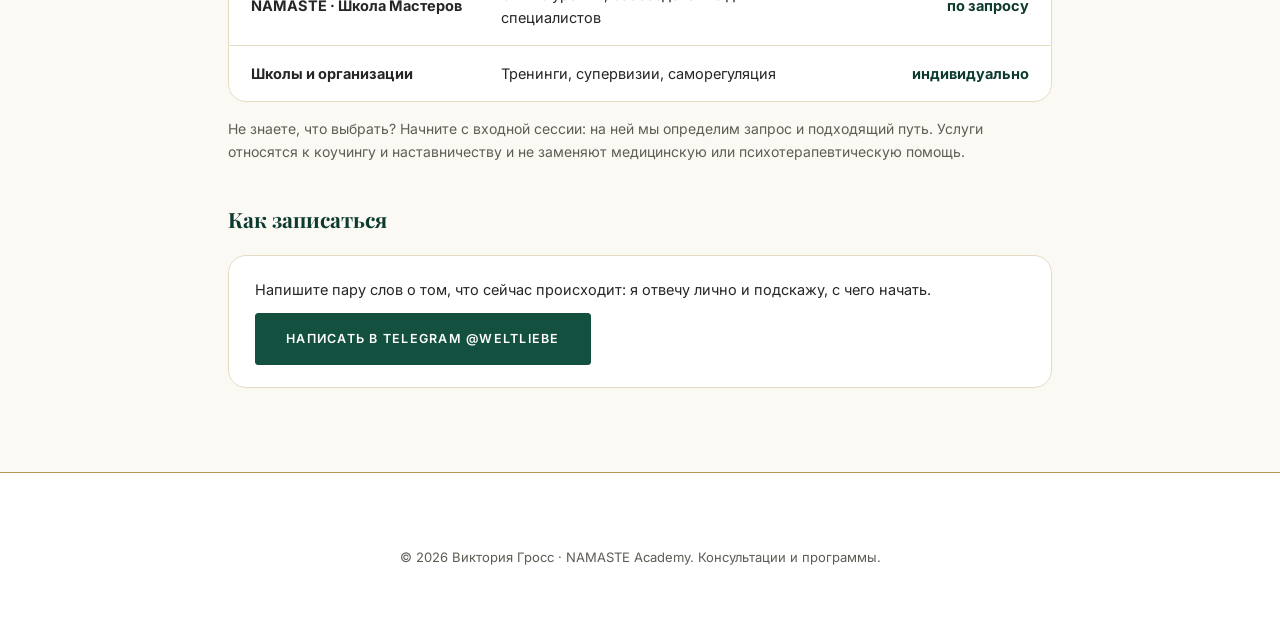
<file: presentation.html>
<!DOCTYPE html>
<html lang="ru">
<head>
<meta charset="UTF-8">
<meta name="viewport" content="width=device-width, initial-scale=1.0">
<title>Презентация — Виктория Гросс</title>
<link rel="preconnect" href="https://fonts.googleapis.com">
<link rel="preconnect" href="https://fonts.gstatic.com" crossorigin>
<link href="https://fonts.googleapis.com/css2?family=Playfair+Display:wght@500;600;700&family=Inter:wght@400;500;600;700;800&display=swap" rel="stylesheet">
<link rel="stylesheet" href="styles.css">
</head>
<body>

<header class="doc-header">
  <div class="container doc-bar">
    <a href="index.html" aria-label="NAMASTE Academy"><span class="brand"><img class="brand__mark" src="images/namaste-mark.png" alt="" width="56" height="38"><span class="brand__txt"><span class="brand__name">NAMASTE</span><span class="brand__sub">Академия нового времени</span></span></span></a>
    <div class="doc-bar__actions">
      <a href="index.html" class="btn btn--ghost btn--sm">На сайт</a>
    </div>
  </div>
</header>

<main class="container doc-hero">
  <span class="tag">NAMASTE Academy · Heidelberg и онлайн</span>
  <h1>Когда обычных ответов уже недостаточно</h1>
  <p>Индивидуальное сопровождение и трансформационные программы для тех, кто многое понял о себе и хочет перейти на следующий уровень отношений, реализации и дохода. Ниже о подходе, форматах, стоимости и том, что вы получите.</p>
</main>

<section class="container doc-section">
  <h2>Что вы получите</h2>
  <div class="usp-grid">
    <div class="usp"><span class="usp__num">Ясность</span><p>понимание своей ситуации и следующего шага вместо внутренней растерянности</p></div>
    <div class="usp"><span class="usp__num">Опора</span><p>смена ограничивающих сценариев и укрепление внутренней точки опоры</p></div>
    <div class="usp"><span class="usp__num">Действия</span><p>конкретные решения и шаги в отношениях, реализации, работе и финансах</p></div>
  </div>

  <h2>Подход</h2>
  <div class="grid grid--3">
    <div class="doc-service"><span class="doc-service__tag">Основа</span><h4>Трансперсональная психология и коучинг</h4><p>Структура, запрос, решения и план действий.</p></div>
    <div class="doc-service"><span class="doc-service__tag">Инструменты</span><h4>Работа с состоянием и энергетические практики</h4><p>Поддерживают изменения на уровне ощущений, а не только мыслей.</p></div>
    <div class="doc-service"><span class="doc-service__tag">Результат</span><h4>Интеграция в жизнь</h4><p>Осознание становится решением, а решение шагом.</p></div>
  </div>

  <h2>Для кого</h2>
  <div class="script-block">
    <p>Для людей, которые уже многое пробовали в психологии, саморазвитии или духовных практиках: специалистов, предпринимателей, коучей, психологов, руководителей. Снаружи у них может быть всё хорошо, но внутри возникает чувство «я выросла из прежней жизни» и потребность в новом уровне жизни и реализации.</p>
  </div>

  <h2>Стоимость</h2>
  <div class="doc-price-table">
    <div class="doc-price-row doc-price-row--head"><span>Формат</span><span>Что входит</span><span>Стоимость</span></div>
    <div class="doc-price-row"><span>Трансформационная сессия</span><span>Индивидуальная работа с запросом</span><span>от 369 €</span></div>
    <div class="doc-price-row"><span>Пакет сопровождения</span><span>Работа на несколько недель или месяцев</span><span>от 770 €</span></div>
    <div class="doc-price-row"><span>Групповой менторинг</span><span>Группа и наставничество под задачу</span><span>1 100–2 400 €</span></div>
    <div class="doc-price-row"><span>Премиальное сопровождение</span><span>4 недели, 10 индивидуальных встреч</span><span>2 400 €</span></div>
    <div class="doc-price-row"><span>Групповые программы</span><span>Групповые программы от одного месяца</span><span>2 800–11 000 €</span></div>
    <div class="doc-price-row"><span>NAMASTE · Школа Мастеров</span><span>Очные уровни, собеседование для специалистов</span><span>по запросу</span></div>
    <div class="doc-price-row"><span>Школы и организации</span><span>Тренинги, супервизии, саморегуляция</span><span>индивидуально</span></div>
  </div>
  <p style="color:var(--ink-soft); font-size:14px; margin-bottom:40px;">Не знаете, что выбрать? Начните с входной сессии: на ней мы определим запрос и подходящий путь. Услуги относятся к коучингу и наставничеству и не заменяют медицинскую или психотерапевтическую помощь.</p>

  <h2>Как записаться</h2>
  <div class="script-block">
    <p>Напишите пару слов о том, что сейчас происходит: я отвечу лично и подскажу, с чего начать.</p>
    <div style="display:flex;gap:12px;flex-wrap:wrap;margin-top:12px;">
      <a href="https://t.me/Weltliebe" target="_blank" rel="noopener" class="btn btn--primary">Написать в Telegram @Weltliebe</a>
    </div>
  </div>
</section>

<footer class="footer">
  <div class="container footer__bottom">
    <span>© <span id="year"></span> Виктория Гросс · NAMASTE Academy. Консультации и программы.</span>
  </div>
</footer>

<script>document.getElementById('year').textContent = new Date().getFullYear();</script>
</body>
</html>
</file>
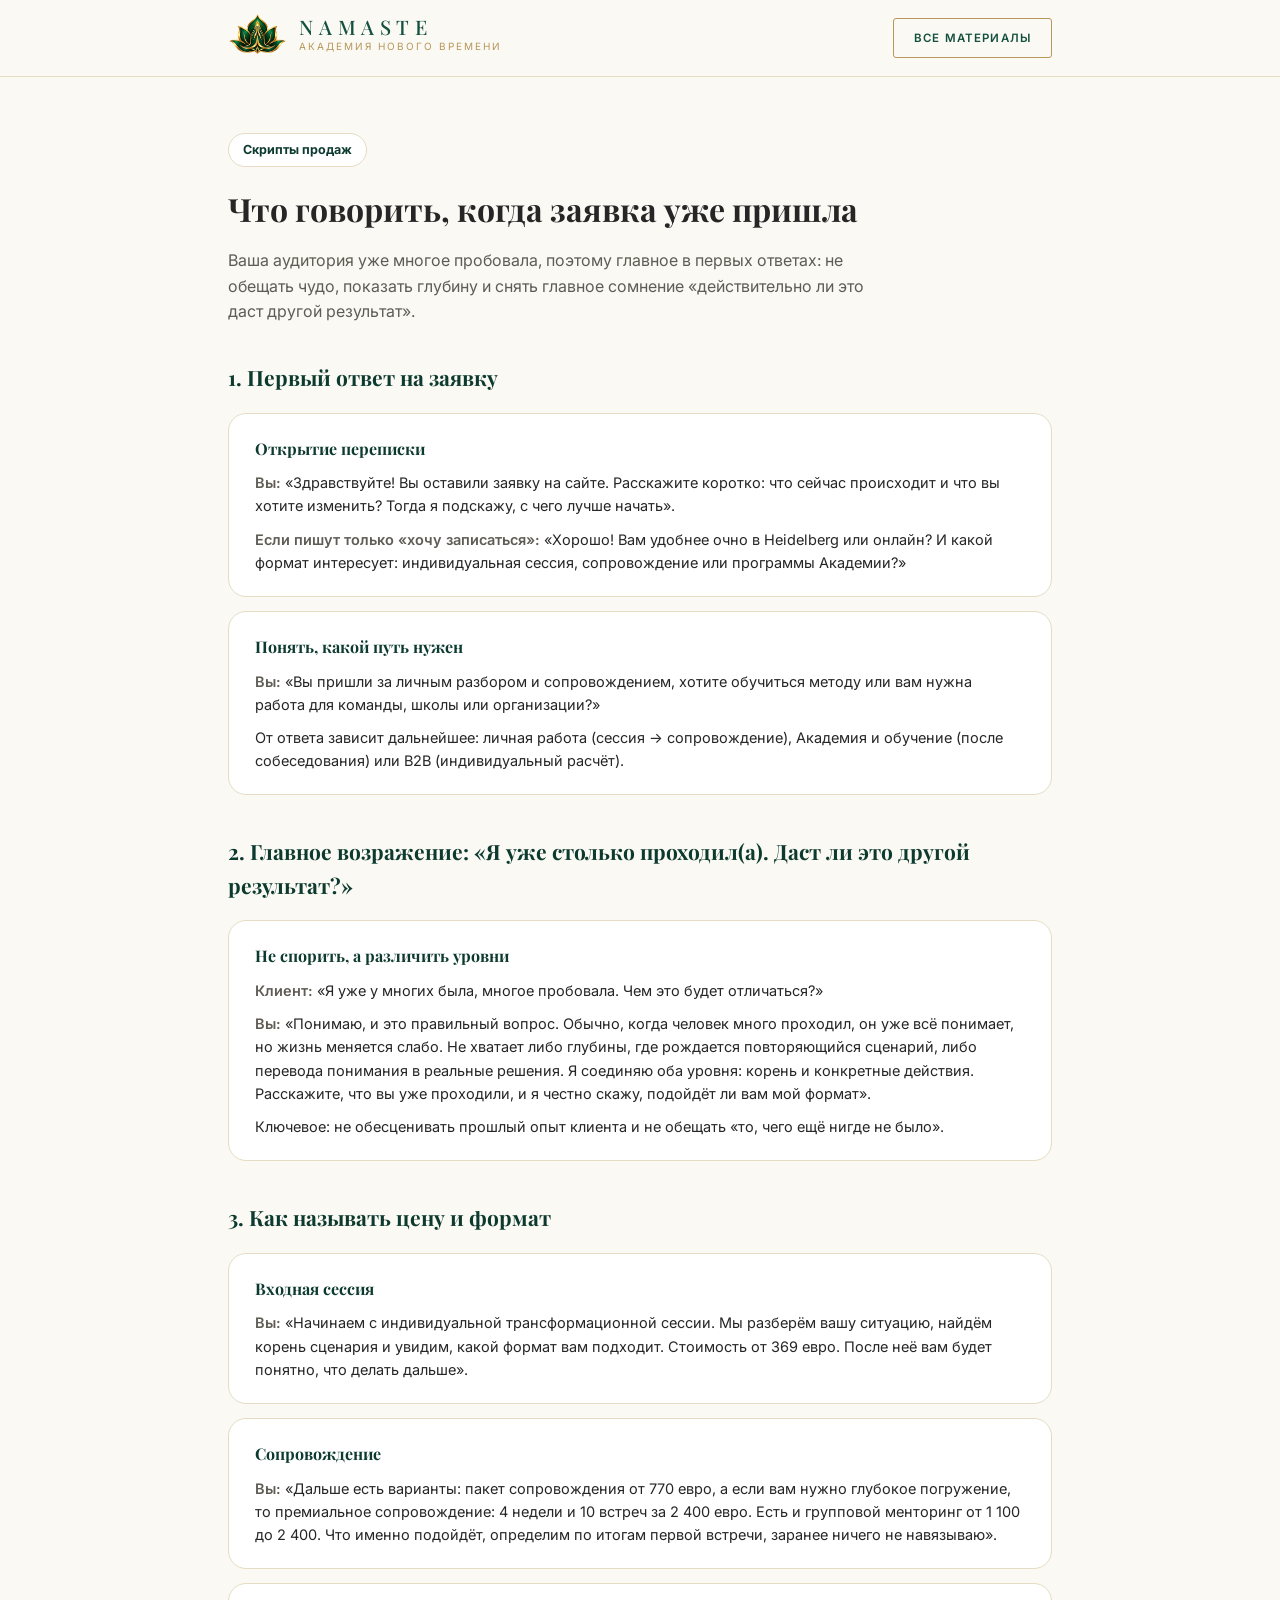
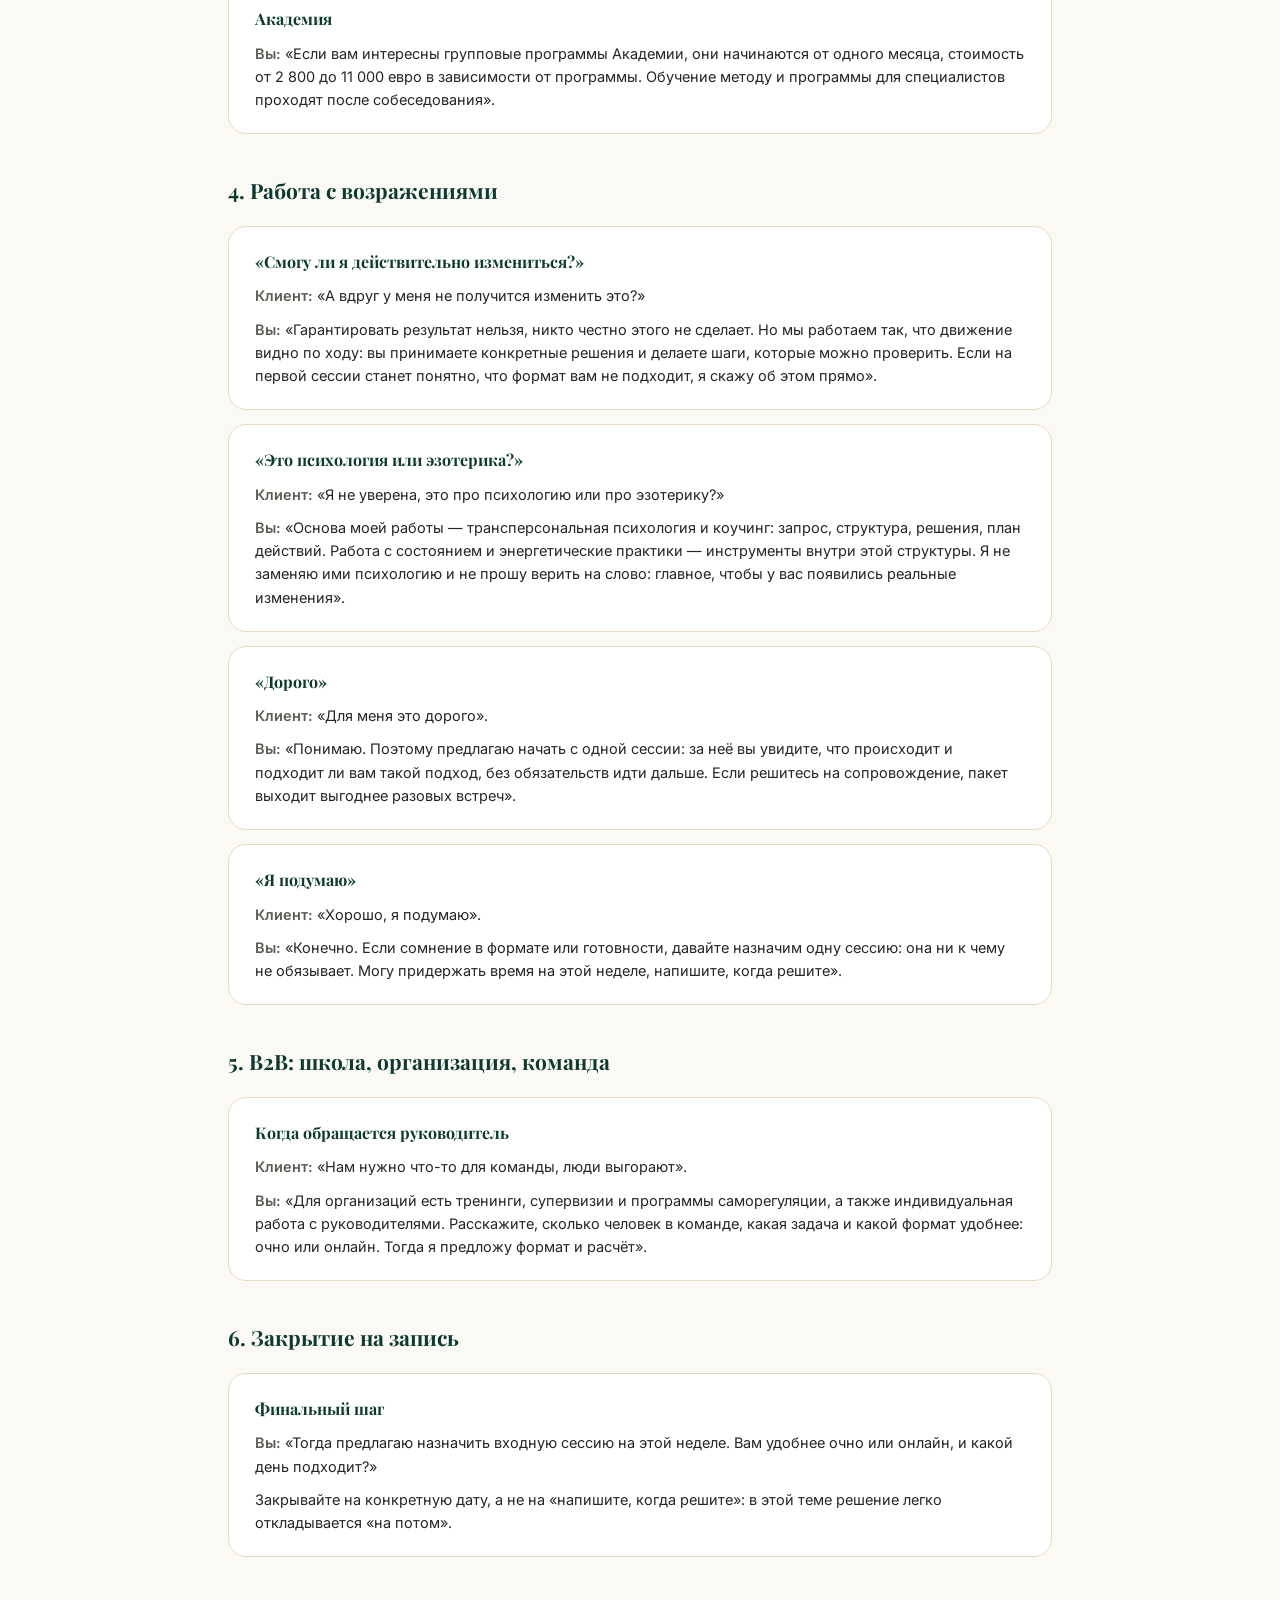
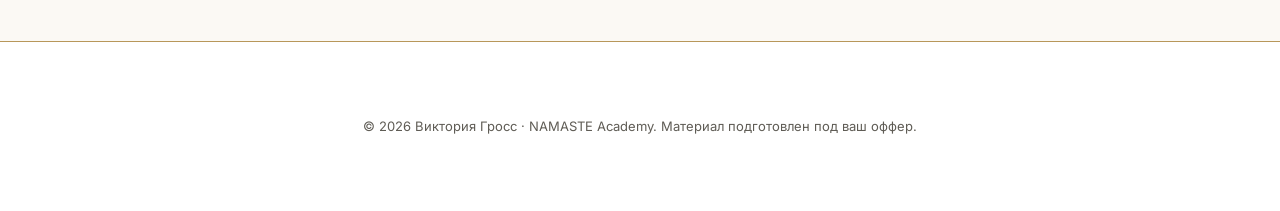
<file: scripts.html>
<!DOCTYPE html>
<html lang="ru">
<head>
<meta charset="UTF-8">
<meta name="viewport" content="width=device-width, initial-scale=1.0">
<title>Скрипты продаж — Виктория Гросс</title>
<link rel="preconnect" href="https://fonts.googleapis.com">
<link rel="preconnect" href="https://fonts.gstatic.com" crossorigin>
<link href="https://fonts.googleapis.com/css2?family=Playfair+Display:wght@500;600;700&family=Inter:wght@400;500;600;700;800&display=swap" rel="stylesheet">
<link rel="stylesheet" href="styles.css">
</head>
<body>

<header class="doc-header">
  <div class="container doc-bar">
    <a href="index.html" aria-label="NAMASTE Academy"><span class="brand"><img class="brand__mark" src="images/namaste-mark.png" alt="" width="56" height="38"><span class="brand__txt"><span class="brand__name">NAMASTE</span><span class="brand__sub">Академия нового времени</span></span></span></a>
    <div class="doc-bar__actions">
      <a href="materials.html" class="btn btn--ghost btn--sm">Все материалы</a>
    </div>
  </div>
</header>

<main class="container doc-hero">
  <span class="tag">Скрипты продаж</span>
  <h1>Что говорить, когда заявка уже пришла</h1>
  <p>Ваша аудитория уже многое пробовала, поэтому главное в первых ответах: не обещать чудо, показать глубину и снять главное сомнение «действительно ли это даст другой результат».</p>
</main>

<section class="container doc-section">
  <h2>1. Первый ответ на заявку</h2>
  <div class="script-block">
    <h3>Открытие переписки</h3>
    <p><span class="who">Вы:</span> «Здравствуйте! Вы оставили заявку на сайте. Расскажите коротко: что сейчас происходит и что вы хотите изменить? Тогда я подскажу, с чего лучше начать».</p>
    <p><span class="who">Если пишут только «хочу записаться»:</span> «Хорошо! Вам удобнее очно в Heidelberg или онлайн? И какой формат интересует: индивидуальная сессия, сопровождение или программы Академии?»</p>
  </div>
  <div class="script-block">
    <h3>Понять, какой путь нужен</h3>
    <p><span class="who">Вы:</span> «Вы пришли за личным разбором и сопровождением, хотите обучиться методу или вам нужна работа для команды, школы или организации?»</p>
    <p>От ответа зависит дальнейшее: личная работа (сессия → сопровождение), Академия и обучение (после собеседования) или B2B (индивидуальный расчёт).</p>
  </div>

  <h2>2. Главное возражение: «Я уже столько проходил(а). Даст ли это другой результат?»</h2>
  <div class="script-block">
    <h3>Не спорить, а различить уровни</h3>
    <p><span class="who">Клиент:</span> «Я уже у многих была, многое пробовала. Чем это будет отличаться?»</p>
    <p><span class="who">Вы:</span> «Понимаю, и это правильный вопрос. Обычно, когда человек много проходил, он уже всё понимает, но жизнь меняется слабо. Не хватает либо глубины, где рождается повторяющийся сценарий, либо перевода понимания в реальные решения. Я соединяю оба уровня: корень и конкретные действия. Расскажите, что вы уже проходили, и я честно скажу, подойдёт ли вам мой формат».</p>
    <p>Ключевое: не обесценивать прошлый опыт клиента и не обещать «то, чего ещё нигде не было».</p>
  </div>

  <h2>3. Как называть цену и формат</h2>
  <div class="script-block">
    <h3>Входная сессия</h3>
    <p><span class="who">Вы:</span> «Начинаем с индивидуальной трансформационной сессии. Мы разберём вашу ситуацию, найдём корень сценария и увидим, какой формат вам подходит. Стоимость от 369 евро. После неё вам будет понятно, что делать дальше».</p>
  </div>
  <div class="script-block">
    <h3>Сопровождение</h3>
    <p><span class="who">Вы:</span> «Дальше есть варианты: пакет сопровождения от 770 евро, а если вам нужно глубокое погружение, то премиальное сопровождение: 4 недели и 10 встреч за 2 400 евро. Есть и групповой менторинг от 1 100 до 2 400. Что именно подойдёт, определим по итогам первой встречи, заранее ничего не навязываю».</p>
  </div>
  <div class="script-block">
    <h3>Академия</h3>
    <p><span class="who">Вы:</span> «Если вам интересны групповые программы Академии, они начинаются от одного месяца, стоимость от 2 800 до 11 000 евро в зависимости от программы. Обучение методу и программы для специалистов проходят после собеседования».</p>
  </div>

  <h2>4. Работа с возражениями</h2>
  <div class="script-block">
    <h3>«Смогу ли я действительно измениться?»</h3>
    <p><span class="who">Клиент:</span> «А вдруг у меня не получится изменить это?»</p>
    <p><span class="who">Вы:</span> «Гарантировать результат нельзя, никто честно этого не сделает. Но мы работаем так, что движение видно по ходу: вы принимаете конкретные решения и делаете шаги, которые можно проверить. Если на первой сессии станет понятно, что формат вам не подходит, я скажу об этом прямо».</p>
  </div>
  <div class="script-block">
    <h3>«Это психология или эзотерика?»</h3>
    <p><span class="who">Клиент:</span> «Я не уверена, это про психологию или про эзотерику?»</p>
    <p><span class="who">Вы:</span> «Основа моей работы — трансперсональная психология и коучинг: запрос, структура, решения, план действий. Работа с состоянием и энергетические практики — инструменты внутри этой структуры. Я не заменяю ими психологию и не прошу верить на слово: главное, чтобы у вас появились реальные изменения».</p>
  </div>
  <div class="script-block">
    <h3>«Дорого»</h3>
    <p><span class="who">Клиент:</span> «Для меня это дорого».</p>
    <p><span class="who">Вы:</span> «Понимаю. Поэтому предлагаю начать с одной сессии: за неё вы увидите, что происходит и подходит ли вам такой подход, без обязательств идти дальше. Если решитесь на сопровождение, пакет выходит выгоднее разовых встреч».</p>
  </div>
  <div class="script-block">
    <h3>«Я подумаю»</h3>
    <p><span class="who">Клиент:</span> «Хорошо, я подумаю».</p>
    <p><span class="who">Вы:</span> «Конечно. Если сомнение в формате или готовности, давайте назначим одну сессию: она ни к чему не обязывает. Могу придержать время на этой неделе, напишите, когда решите».</p>
  </div>

  <h2>5. B2B: школа, организация, команда</h2>
  <div class="script-block">
    <h3>Когда обращается руководитель</h3>
    <p><span class="who">Клиент:</span> «Нам нужно что-то для команды, люди выгорают».</p>
    <p><span class="who">Вы:</span> «Для организаций есть тренинги, супервизии и программы саморегуляции, а также индивидуальная работа с руководителями. Расскажите, сколько человек в команде, какая задача и какой формат удобнее: очно или онлайн. Тогда я предложу формат и расчёт».</p>
  </div>

  <h2>6. Закрытие на запись</h2>
  <div class="script-block">
    <h3>Финальный шаг</h3>
    <p><span class="who">Вы:</span> «Тогда предлагаю назначить входную сессию на этой неделе. Вам удобнее очно или онлайн, и какой день подходит?»</p>
    <p>Закрывайте на конкретную дату, а не на «напишите, когда решите»: в этой теме решение легко откладывается «на потом».</p>
  </div>
</section>

<footer class="footer">
  <div class="container footer__bottom">
    <span>© <span id="year"></span> Виктория Гросс · NAMASTE Academy. Материал подготовлен под ваш оффер.</span>
  </div>
</footer>

<script>document.getElementById('year').textContent = new Date().getFullYear();</script>
</body>
</html>
</file>
<file: styles.css>
:root {
  --bg: #fbf9f4;
  --bg-alt: #f3eee2;
  --surface: #ffffff;
  --ink: #262626;
  --ink-soft: #5f5c55;
  --accent: #14503f;
  --accent-dark: #0d3a2e;
  --gold: #b8975a;
  --leaf: #b8914f;
  --leaf-soft: #f3eee2;
  --border: #e6dcc3;
  --shadow: 0 20px 45px -25px rgba(30, 40, 30, 0.25);
  --radius: 18px;
  --font-head: 'Playfair Display', serif;
  --font-body: 'Inter', sans-serif;
}

* { box-sizing: border-box; margin: 0; padding: 0; }
html { scroll-behavior: smooth; }
body {
  font-family: var(--font-body);
  background: var(--bg);
  color: var(--ink);
  line-height: 1.6;
  -webkit-font-smoothing: antialiased;
}
img { max-width: 100%; display: block; }
a { color: inherit; text-decoration: none; }
ul { list-style: none; }

.container { max-width: 1180px; margin: 0 auto; padding: 0 24px; }

.section-eyebrow, .eyebrow {
  display: inline-block;
  font-size: 13px;
  font-weight: 600;
  letter-spacing: 0.08em;
  text-transform: uppercase;
  color: var(--accent-dark);
  margin-bottom: 12px;
}
.section-title {
  font-family: var(--font-head);
  font-size: clamp(28px, 3.4vw, 40px);
  font-weight: 600;
  margin-bottom: 40px;
  color: var(--ink);
}

.btn {
  display: inline-flex;
  align-items: center;
  justify-content: center;
  gap: 8px;
  padding: 14px 28px;
  border-radius: 999px;
  font-weight: 600;
  font-size: 15px;
  border: 1.5px solid transparent;
  cursor: pointer;
  transition: transform 0.2s ease, box-shadow 0.2s ease, background 0.2s ease;
  white-space: nowrap;
}
.btn--primary {
  background: linear-gradient(135deg, var(--accent), var(--accent-dark));
  color: #fff;
  box-shadow: 0 12px 30px -12px rgba(13,58,46, 0.55);
}
.btn--primary:hover { transform: translateY(-2px); box-shadow: 0 16px 36px -12px rgba(13,58,46, 0.6); }
.btn--ghost {
  background: transparent;
  border-color: var(--accent);
  color: var(--accent-dark);
}
.btn--ghost:hover { background: rgba(20,80,63, 0.08); }
.btn--sm { padding: 10px 20px; font-size: 14px; }
.btn--block { width: 100%; }

/* HEADER */
.header {
  position: sticky;
  top: 0;
  z-index: 100;
  background: rgba(251,249,244, 0.9);
  backdrop-filter: blur(10px);
  border-bottom: 1px solid transparent;
  transition: border-color 0.2s ease, box-shadow 0.2s ease;
}
.header.scrolled { border-color: var(--border); box-shadow: 0 8px 24px -20px rgba(30, 40, 30,0.3); }
.header__inner {
  display: flex;
  align-items: center;
  justify-content: space-between;
  gap: 24px;
  min-width: 0;
  padding: 16px 24px;
}
.logo { display: flex; flex-direction: column; align-items: flex-start; line-height: 1.1; flex-shrink: 0; }
.logo__main { font-family: var(--font-head); font-weight: 600; font-size: 20px; color: var(--accent-dark); }
.logo__suffix { font-size: 11px; color: var(--ink-soft); letter-spacing: 0.03em; }

.nav { display: flex; gap: 22px; flex-wrap: wrap; }
.nav a { font-size: 14.5px; font-weight: 500; color: var(--ink-soft); white-space: nowrap; transition: color 0.2s ease; }
.nav a:hover { color: var(--accent-dark); }

.header__actions { display: flex; align-items: center; gap: 14px; flex-shrink: 0; }
.header__tg { display: flex; align-items: center; gap: 6px; font-size: 14px; font-weight: 500; color: var(--ink-soft); }
.header__tg svg { color: var(--accent); }
.header__tg:hover { color: var(--accent-dark); }

.burger { display: none; flex-direction: column; justify-content: center; gap: 5px; width: 36px; height: 36px; background: none; border: none; cursor: pointer; }
.burger span { display: block; height: 2px; width: 100%; background: var(--ink); border-radius: 2px; transition: 0.25s ease; }
.burger.is-open span:nth-child(1) { transform: translateY(7px) rotate(45deg); }
.burger.is-open span:nth-child(2) { opacity: 0; }
.burger.is-open span:nth-child(3) { transform: translateY(-7px) rotate(-45deg); }

/* HERO */
.hero { padding: 76px 0 90px; overflow: hidden; }
.hero__inner {
  display: grid;
  grid-template-columns: 1.15fr 0.85fr;
  gap: 56px;
  align-items: center;
}
.hero h1 {
  font-family: var(--font-head);
  font-size: clamp(32px, 4.3vw, 50px);
  font-weight: 600;
  line-height: 1.18;
  margin-bottom: 20px;
  color: var(--ink);
}
.hero h1 span { color: var(--accent); font-style: italic; }
.hero__lead { font-size: 17px; color: var(--ink-soft); max-width: 540px; margin-bottom: 32px; }
.hero__cta { display: flex; gap: 16px; flex-wrap: wrap; margin-bottom: 44px; }

.hero__stats { display: flex; gap: 36px; flex-wrap: wrap; }
.stat { display: flex; flex-direction: column; }
.stat__num, .stat__suffix { font-family: var(--font-head); font-size: 30px; font-weight: 700; color: var(--accent-dark); display: inline; }
.stat__label { font-size: 13px; color: var(--ink-soft); margin-top: 2px; }

.hero__card {
  background: var(--surface);
  border-radius: var(--radius);
  box-shadow: var(--shadow);
  border: 1px solid var(--border);
  position: relative;
  overflow: hidden;
}
.hero__card-photo {
  width: 100%;
  aspect-ratio: 3 / 4;
  object-fit: cover;
  object-position: top center;
}
.hero__card-body { padding: 28px 32px 32px; }
.hero__card-badge {
  display: inline-block;
  background: var(--bg-alt);
  color: var(--accent-dark);
  font-size: 12.5px;
  font-weight: 600;
  padding: 6px 14px;
  border-radius: 999px;
  margin-bottom: 20px;
}
.hero__card-list { display: flex; flex-direction: column; gap: 14px; margin-bottom: 24px; }
.hero__card-list li {
  position: relative;
  padding-left: 24px;
  font-size: 15px;
  color: var(--ink-soft);
}
.hero__card-list li::before {
  content: "";
  position: absolute;
  left: 0; top: 7px;
  width: 8px; height: 8px;
  border-radius: 50%;
  background: var(--gold);
}
.hero__card-quote {
  font-family: var(--font-head);
  font-style: italic;
  font-size: 16px;
  color: var(--accent-dark);
  border-top: 1px solid var(--border);
  padding-top: 20px;
}

/* ABOUT */
.about { padding: 70px 0; background: var(--bg-alt); }
.about__intro { display: flex; gap: 40px; align-items: center; margin-bottom: 48px; }
.about__photo {
  width: 220px;
  height: 220px;
  border-radius: 50%;
  object-fit: cover;
  flex-shrink: 0;
  box-shadow: var(--shadow);
  border: 4px solid var(--surface);
}
.about__text { font-size: 16.5px; color: var(--ink-soft); max-width: 760px; margin-bottom: 0; }
.audience { display: grid; grid-template-columns: repeat(4, 1fr); gap: 22px; }
.audience__card {
  background: var(--surface);
  border-radius: var(--radius);
  padding: 30px 28px;
  border: 1px solid var(--border);
}
.audience__icon {
  width: 52px; height: 52px;
  border-radius: 14px;
  background: linear-gradient(135deg, rgba(20,80,63,0.12), rgba(184,151,90,0.12));
  color: var(--accent-dark);
  display: flex; align-items: center; justify-content: center;
  margin-bottom: 18px;
}
.audience__card h3 { font-family: var(--font-head); font-size: 20px; margin-bottom: 10px; }
.audience__card p { font-size: 15px; color: var(--ink-soft); }

/* PRINCIPLES */
.principles { padding: 80px 0; }
.grid-4 { display: grid; grid-template-columns: repeat(4, 1fr); gap: 24px; }
.principle {
  background: var(--surface);
  border: 1px solid var(--border);
  border-radius: var(--radius);
  padding: 28px 24px;
}
.principle__icon {
  width: 48px; height: 48px;
  border-radius: 12px;
  background: var(--bg-alt);
  color: var(--accent-dark);
  display: flex; align-items: center; justify-content: center;
  margin-bottom: 16px;
}
.principle h3 { font-family: var(--font-head); font-size: 18px; margin-bottom: 8px; }
.principle p { font-size: 14.5px; color: var(--ink-soft); }

/* SERVICES */
.services { padding: 80px 0; background: var(--bg-alt); }
.grid-3 { display: grid; grid-template-columns: repeat(2, 1fr); gap: 26px; max-width: 780px; margin: 0 auto; }
.service {
  background: var(--surface);
  border: 1px solid var(--border);
  border-radius: var(--radius);
  padding: 32px 28px;
  position: relative;
  display: flex;
  flex-direction: column;
}
.service--accent { border-color: var(--accent); box-shadow: var(--shadow); transform: translateY(-6px); }
.service__badge {
  position: absolute;
  top: -13px; left: 28px;
  background: var(--accent);
  color: #fff;
  font-size: 12px;
  font-weight: 600;
  padding: 5px 14px;
  border-radius: 999px;
}
.service h3 { font-family: var(--font-head); font-size: 21px; margin-bottom: 10px; }
.service p { font-size: 14.5px; color: var(--ink-soft); flex-grow: 1; margin-bottom: 18px; }
.service__price { font-family: var(--font-head); font-size: 26px; font-weight: 700; color: var(--accent-dark); margin-bottom: 14px; }
.service__link { font-size: 14.5px; font-weight: 600; color: var(--accent-dark); }
.service__link:hover { text-decoration: underline; }

/* PRICE */
.price { padding: 80px 0; }
.price__table { border: 1px solid var(--border); border-radius: var(--radius); overflow: hidden; background: var(--surface); }
.price__row {
  display: grid;
  grid-template-columns: 1.1fr 1.6fr 0.9fr;
  gap: 16px;
  padding: 18px 26px;
  border-bottom: 1px solid var(--border);
  align-items: center;
}
.price__row:last-child { border-bottom: none; }
.price__row--head {
  background: var(--bg-alt);
  font-size: 13px;
  font-weight: 600;
  text-transform: uppercase;
  letter-spacing: 0.04em;
  color: var(--ink-soft);
}
.price__row span:first-child { font-weight: 600; }
.price__row span:last-child { font-weight: 700; color: var(--accent-dark); text-align: right; }
.price__note { margin-top: 20px; font-size: 14.5px; color: var(--ink-soft); }

/* PROCESS */
.process { padding: 80px 0; background: var(--bg-alt); }
.steps { display: grid; grid-template-columns: repeat(4, 1fr); gap: 20px; }
.step { text-align: center; }
.step__num {
  width: 44px; height: 44px;
  border-radius: 50%;
  background: linear-gradient(135deg, var(--accent), var(--accent-dark));
  color: #fff;
  font-family: var(--font-head);
  font-weight: 700;
  font-size: 18px;
  display: flex; align-items: center; justify-content: center;
  margin: 0 auto 14px;
}
.step h3 { font-family: var(--font-head); font-size: 17px; margin-bottom: 8px; }
.step p { font-size: 13.5px; color: var(--ink-soft); }

/* FAQ */
.faq { padding: 80px 0; }
.faq__list { max-width: 800px; display: flex; flex-direction: column; gap: 12px; }
.faq__item {
  background: var(--surface);
  border: 1px solid var(--border);
  border-radius: 14px;
  padding: 18px 22px;
}
.faq__item summary {
  cursor: pointer;
  font-weight: 600;
  font-size: 15.5px;
  list-style: none;
  display: flex;
  justify-content: space-between;
  align-items: center;
  gap: 16px;
}
.faq__item summary::-webkit-details-marker { display: none; }
.faq__item summary::after { content: "+"; font-size: 20px; color: var(--accent); margin-left: 12px; flex-shrink: 0; }
.faq__item[open] summary::after { content: "−"; }
.faq__item p { margin-top: 12px; font-size: 14.5px; color: var(--ink-soft); }

/* FORM */
.form-section { padding: 80px 0; background: var(--bg-alt); }
.form-section__inner { display: grid; grid-template-columns: 1fr 1fr; gap: 56px; align-items: start; }
.form-section__text p { font-size: 15.5px; color: var(--ink-soft); margin: 14px 0 28px; }
.form-section__contacts { display: flex; flex-direction: column; gap: 12px; }
.contact-card {
  display: flex; align-items: center; gap: 12px;
  background: var(--surface);
  border: 1px solid var(--border);
  border-radius: 14px;
  padding: 14px 18px;
  font-weight: 500;
  transition: border-color 0.2s ease;
}
.contact-card svg { color: var(--accent); flex-shrink: 0; }
.contact-card:hover { border-color: var(--accent); }

.form {
  background: var(--surface);
  border: 1px solid var(--border);
  border-radius: var(--radius);
  padding: 32px;
  box-shadow: var(--shadow);
  display: flex;
  flex-direction: column;
  gap: 18px;
}
.form label { display: flex; flex-direction: column; gap: 6px; font-size: 14px; font-weight: 600; color: var(--ink); }
.form input, .form textarea {
  font-family: var(--font-body);
  border: 1.5px solid var(--border);
  border-radius: 10px;
  padding: 12px 14px;
  font-size: 15px;
  color: var(--ink);
  background: var(--bg);
  resize: vertical;
}
.form input:focus, .form textarea:focus { outline: none; border-color: var(--accent); }
.form__hint { font-size: 12.5px; color: var(--ink-soft); text-align: center; }

/* FOOTER */
.footer { padding: 44px 0; border-top: 1px solid var(--border); }
.footer__inner {
  display: flex;
  justify-content: space-between;
  align-items: center;
  flex-wrap: wrap;
  gap: 20px;
}
.footer__brand p { font-size: 13.5px; color: var(--ink-soft); margin-top: 4px; }
.footer__links { display: flex; gap: 22px; flex-wrap: wrap; }
.footer__links a { font-size: 14px; color: var(--ink-soft); }
.footer__links a:hover { color: var(--accent-dark); }
.footer__copy { font-size: 13px; color: var(--ink-soft); }

/* FAB */
.fab {
  position: fixed;
  bottom: 26px; right: 26px;
  width: 58px; height: 58px;
  border-radius: 50%;
  background: linear-gradient(135deg, var(--accent), var(--accent-dark));
  color: #fff;
  display: flex; align-items: center; justify-content: center;
  box-shadow: 0 14px 30px -10px rgba(13,58,46, 0.6);
  z-index: 90;
  transition: transform 0.2s ease;
}
.fab:hover { transform: scale(1.08); }

/* HOUSE ART */
.hero__art { background: linear-gradient(160deg, #f3eee2, #f3eee2); padding: 36px 32px 8px; display: flex; justify-content: center; }
.hero__art svg { width: 100%; max-width: 300px; height: auto; }

/* AUDIENCE LISTS */
.audience__card ul { margin-top: 14px; display: flex; flex-direction: column; gap: 8px; }
.audience__card li { position: relative; padding-left: 20px; font-size: 14.5px; color: var(--ink-soft); }
.audience__card li::before { content: ""; position: absolute; left: 0; top: 9px; width: 7px; height: 7px; border-radius: 50%; background: var(--gold); }
.audience__tag { display: inline-block; font-size: 12px; font-weight: 700; letter-spacing: .06em; text-transform: uppercase; color: var(--accent-dark); margin-bottom: 10px; }

/* METHOD */
.method { padding: 80px 0; }
.method__grid { display: grid; grid-template-columns: 1fr 1fr; gap: 28px; }
.method__lead { font-size: 17px; color: var(--ink-soft); max-width: 760px; margin-bottom: 36px; }
.method__box { background: var(--surface); border: 1px solid var(--border); border-radius: var(--radius); padding: 30px 28px; }
.method__box h3 { font-family: var(--font-head); font-size: 20px; margin-bottom: 12px; }
.method__box p { font-size: 15px; color: var(--ink-soft); margin-bottom: 10px; }
.method__box p:last-child { margin-bottom: 0; }
.method__box--accent { background: linear-gradient(160deg, #f3eee2, #f3eee2); border-color: #e6dcc3; }
.method__box--accent h3 { color: var(--accent-dark); }

/* SERVICES GRID */
.services-grid { display: grid; grid-template-columns: repeat(3, 1fr); gap: 26px; }
.services__sub { font-family: var(--font-head); font-size: 22px; margin: 44px 0 20px; color: var(--accent-dark); }
.services__sub:first-of-type { margin-top: 0; }
.service__price small { font-family: var(--font-body); font-size: 13px; font-weight: 500; color: var(--ink-soft); }

/* DECOR */
strong { font-weight: 700; }
.deco { position: relative; overflow: hidden; }
.deco > .container { position: relative; z-index: 1; }
.leaf { position: absolute; width: 230px; height: 310px; pointer-events: none; opacity: .5; z-index: 0; }
.leaf--tr { top: -10px; right: -30px; transform: rotate(18deg); }
.leaf--bl { bottom: -20px; left: -40px; transform: rotate(-160deg) scaleX(-1); }
.leaf--soft { opacity: .35; }
.hero__who { font-size: 15px; color: var(--ink); margin-bottom: 28px; max-width: 520px; }
.hero__note { font-size: 13px; color: var(--ink-soft); margin-top: 12px; }
.hero__cta { margin-bottom: 0; }
.hero__card-body { padding: 22px 28px 28px; }
.hero__card-quote { border-top: none; padding-top: 0; }

.recognize { padding: 80px 0; background: var(--bg-alt); }
.recognize__list { display: grid; grid-template-columns: 1fr 1fr; gap: 16px; margin: 24px 0 28px; }
.recognize__list li { background: var(--surface); border: 1px solid var(--border); border-radius: var(--radius); padding: 18px 20px 18px 48px; position: relative; font-size: 15.5px; }
.recognize__list li::before { content: ""; position: absolute; left: 20px; top: 23px; width: 12px; height: 12px; border-radius: 50% 0 50% 0; background: var(--leaf); }
.recognize__care { font-family: var(--font-head); font-style: italic; font-size: 19px; color: var(--accent-dark); max-width: 760px; }

.about { background: var(--bg); }
.about__text + .about__text { margin-top: 14px; }

.diag { padding: 80px 0; background: var(--leaf-soft); }
.diag__inner { display: grid; grid-template-columns: 1.1fr .9fr; gap: 48px; align-items: center; }
.diag__lead { font-size: 17px; color: var(--ink-soft); margin-bottom: 18px; }
.diag__list { display: flex; flex-direction: column; gap: 10px; margin-bottom: 22px; }
.diag__list li { position: relative; padding-left: 26px; font-size: 15.5px; }
.diag__list li::before { content: ""; position: absolute; left: 0; top: 8px; width: 10px; height: 10px; border-radius: 50% 0 50% 0; background: var(--leaf); }
.diag__price { font-size: 15px; color: var(--ink-soft); background: rgba(255,255,255,.7); border-radius: 12px; padding: 14px 18px; margin-bottom: 22px; }
.diag__brand img { width: 100%; border-radius: var(--radius); box-shadow: var(--shadow); }

.steps--3 { grid-template-columns: repeat(3, 1fr); }

.course { padding: 70px 0; }
.course__card { display: grid; grid-template-columns: 1.2fr .8fr; gap: 36px; align-items: center; background: var(--surface); border: 1px solid var(--border); border-radius: var(--radius); padding: 36px; box-shadow: var(--shadow); }
.course__text p { color: var(--ink-soft); }
.course__price { font-family: var(--font-head); display: flex; align-items: baseline; gap: 14px; margin-bottom: 8px; }
.course__price s { font-size: 20px; color: var(--ink-soft); }
.course__price strong { font-size: 36px; color: var(--accent-dark); }
.course__promo { font-size: 14px; color: var(--ink-soft); margin-bottom: 14px; }

.videos { padding: 80px 0; background: var(--bg-alt); }
.video-grid { display: grid; grid-template-columns: repeat(3, 1fr); gap: 24px; }
.video { background: var(--surface); border: 1px solid var(--border); border-radius: var(--radius); overflow: hidden; }
.video__btn { position: relative; display: block; width: 100%; aspect-ratio: 16 / 9; border: 0; padding: 0; cursor: pointer; background: #000; }
.video__btn img, .video iframe { width: 100%; height: 100%; object-fit: cover; display: block; border: 0; }
.video iframe { aspect-ratio: 16 / 9; }
.video__play { position: absolute; left: 50%; top: 50%; width: 60px; height: 60px; margin: -30px 0 0 -30px; border-radius: 50%; background: rgba(251,249,244,.92); }
.video__play::after { content: ""; position: absolute; left: 24px; top: 19px; border-left: 18px solid var(--accent-dark); border-top: 11px solid transparent; border-bottom: 11px solid transparent; }
.video p { padding: 16px 18px 18px; font-size: 14.5px; font-weight: 600; }
.videos__more { margin-top: 24px; }

.form-section__care { font-family: var(--font-head); font-style: italic; color: var(--accent-dark); margin-top: 18px; }

@media (max-width: 900px) {
  .recognize__list { grid-template-columns: 1fr; }
  .diag__inner, .course__card { grid-template-columns: 1fr; }
  .video-grid { grid-template-columns: 1fr; }
  .steps--3 { grid-template-columns: 1fr; }
  .course__card { padding: 26px; }
}

/* REVEAL */
.reveal { opacity: 0; transform: translateY(18px); transition: opacity 0.6s ease, transform 0.6s ease; }
.reveal.is-visible { opacity: 1; transform: translateY(0); }

/* BREAKPOINTS */
@media (max-width: 1180px) {
  .nav { gap: 16px; }
  .nav a { font-size: 14px; }
}
@media (max-width: 1100px) {
  .nav { display: none; }
  .burger { display: flex; }
  .nav.is-open {
    display: flex;
    flex-direction: column;
    position: absolute;
    top: 100%; left: 0; right: 0;
    background: var(--surface);
    padding: 20px 24px;
    border-bottom: 1px solid var(--border);
    gap: 16px;
  }
}
@media (max-width: 900px) {
  .services-grid { grid-template-columns: 1fr 1fr; }
  .method__grid { grid-template-columns: 1fr; }
  .hero__inner { grid-template-columns: 1fr; }
  .hero__card { order: -1; }
  .grid-4 { grid-template-columns: repeat(2, 1fr); }
  .grid-3 { grid-template-columns: 1fr; max-width: 420px; }
  .service--accent { transform: none; }
  .audience { grid-template-columns: 1fr 1fr; }
  .steps { grid-template-columns: repeat(2, 1fr); }
  .about__intro { flex-direction: column; text-align: center; }
  .form-section__inner { grid-template-columns: 1fr; }
  .price__row { grid-template-columns: 1fr; gap: 4px; }
  .price__row span:last-child { text-align: left; }
  .price__row--head { display: none; }
}
@media (max-width: 560px) {
  .audience { grid-template-columns: 1fr; }
  .steps--3 { grid-template-columns: 1fr; }
  .video-grid { grid-template-columns: 1fr; }
  .diag__inner, .course__card { grid-template-columns: 1fr; }
  .leaf { opacity: .3; width: 120px; height: 160px; }
  .services-grid { grid-template-columns: 1fr; }
  .grid-4 { grid-template-columns: 1fr; }
  .steps { grid-template-columns: 1fr; }
  .header__actions .btn { display: none; }
  .header__inner { gap: 12px; }
  .logo__main { font-size: 18px; }
  .header__tg span { display: none; }
  .hero__stats { gap: 24px; }
}
@media (max-width: 380px) {
  .logo__suffix { display: none; }
}

/* ===== DOC PAGES (материалы/скрипты/презентация/аутрич) ===== */
.tag { display: inline-block; padding: 6px 14px; border: 1px solid var(--border); border-radius: 999px; font-size: 12.5px; font-weight: 700; color: var(--accent-dark); background: var(--surface); }
.doc-header { position: sticky; top: 0; z-index: 100; background: rgba(251,249,244,0.92); backdrop-filter: blur(10px); border-bottom: 1px solid var(--border); }
.container.doc-bar { max-width: 920px; padding-left: 48px; padding-right: 48px; }
.doc-bar { display: flex; align-items: center; justify-content: space-between; height: 76px; }
.doc-bar__actions { display: flex; align-items: center; gap: 14px; }
.container.doc-hero, .container.doc-section { max-width: 920px; padding-left: 48px; padding-right: 48px; }
.doc-hero { padding-top: 56px; padding-bottom: 36px; }
.doc-hero .tag { margin-bottom: 16px; }
.doc-hero h1 { font-family: var(--font-head); font-size: 32px; margin-bottom: 14px; color: var(--ink); }
.doc-hero p { color: var(--ink-soft); font-size: 16px; max-width: 640px; }
.doc-section { padding-top: 0; padding-bottom: 70px; }
.doc-section h2 { font-family: var(--font-head); font-size: 21px; margin: 0 0 18px; color: var(--accent-dark); }
.doc-section h2:not(:first-child) { margin-top: 40px; }
.script-block { background: var(--surface); border: 1px solid var(--border); border-radius: var(--radius); padding: 22px 26px; margin-bottom: 14px; }
.script-block h3 { font-family: var(--font-head); font-size: 16px; margin-bottom: 10px; color: var(--accent-dark); }
.script-block p { color: var(--ink); font-size: 14.5px; margin-bottom: 10px; }
.script-block p:last-child { margin-bottom: 0; }
.script-block .who { color: var(--ink-soft); font-weight: 600; }
.material-grid { display: grid; grid-template-columns: repeat(3, 1fr); gap: 24px; margin-top: 8px; }
.material-card { background: var(--surface); border: 1px solid var(--border); border-radius: var(--radius); padding: 28px; display: flex; flex-direction: column; gap: 12px; }
.material-card__icon { margin-bottom: 4px; color: var(--accent); }
.material-card h3 { font-family: var(--font-head); font-size: 18px; }
.material-card p { color: var(--ink-soft); font-size: 14px; flex-grow: 1; }
.usp-grid { display: grid; grid-template-columns: repeat(3, 1fr); gap: 22px; margin-bottom: 8px; }
.usp { background: var(--surface); border: 1px solid var(--border); border-radius: var(--radius); padding: 24px; }
.usp__num { display: block; font-family: var(--font-head); font-size: 30px; font-weight: 700; color: var(--accent-dark); margin-bottom: 8px; }
.usp p { color: var(--ink-soft); font-size: 14px; }
.grid { display: grid; gap: 22px; }
.grid--3 { grid-template-columns: repeat(3, 1fr); }
.grid .doc-service { border: 1px solid var(--border); border-radius: var(--radius); padding: 24px; background: var(--surface); }
.grid .doc-service h4 { font-family: var(--font-head); font-size: 15.5px; margin: 8px 0 8px; color: var(--ink); }
.grid .doc-service p { color: var(--ink-soft); font-size: 13.5px; }
.grid .doc-service__tag { display: inline-block; font-size: 12.5px; font-weight: 700; color: var(--accent-dark); text-transform: uppercase; letter-spacing: 0.03em; }
.doc-price-table { border: 1px solid var(--border); border-radius: var(--radius); overflow: hidden; background: var(--surface); margin-bottom: 16px; }
.doc-price-row { display: grid; grid-template-columns: 1.1fr 1.6fr 0.8fr; gap: 16px; padding: 16px 22px; border-bottom: 1px solid var(--border); font-size: 14.5px; align-items: center; }
.doc-price-row:last-child { border-bottom: none; }
.doc-price-row--head { background: var(--accent-dark); color: #fff; font-weight: 700; font-size: 13px; text-transform: uppercase; letter-spacing: 0.03em; }
.doc-price-row span:first-child { font-weight: 700; color: var(--ink); }
.doc-price-row--head span:first-child { color: #fff; }
.doc-price-row span:last-child { font-weight: 700; color: var(--accent-dark); text-align: right; }
.footer__bottom { padding: 30px 0; text-align: center; font-size: 13px; color: var(--ink-soft); }

@media (max-width: 900px) {
  .container.doc-hero, .container.doc-section, .container.doc-bar { padding-left: 32px; padding-right: 32px; }
  .material-grid, .usp-grid, .grid--3 { grid-template-columns: 1fr; }
  .doc-price-row { grid-template-columns: 1fr; gap: 4px; }
  .doc-price-row span:last-child { text-align: left; }
}

/* NAMASTE extras */
.services-grid--2 { grid-template-columns: repeat(2, 1fr); }
.audience__card--wide { grid-column: 1 / -1; }
.shift { display: grid; grid-template-columns: 1fr auto 1fr; gap: 20px; align-items: center; margin-top: 8px; }
.shift__side { background: var(--surface); border: 1px solid var(--border); border-radius: var(--radius); padding: 24px 26px; font-size: 15px; color: var(--ink-soft); }
.shift__side strong { display: block; font-family: var(--font-head); font-size: 17px; color: var(--accent-dark); margin-bottom: 6px; }
.shift__side--to { background: linear-gradient(160deg, #f3eee2, #f3eee2); border-color: #e6dcc3; }
.shift__arrow { font-size: 30px; color: var(--gold); }
.disclaimer { font-size: 12.5px; color: var(--ink-soft); max-width: 760px; margin-top: 14px; }
.form select { font-family: var(--font-body); border: 1.5px solid var(--border); border-radius: 10px; padding: 12px 14px; font-size: 15px; color: var(--ink); background: var(--bg); }
.form select:focus { outline: none; border-color: var(--accent); }
@media (max-width: 900px) {
  .services-grid--2 { grid-template-columns: 1fr; }
  .shift { grid-template-columns: 1fr; }
  .shift__arrow { transform: rotate(90deg); text-align: center; }
}

/* ===== NAMASTE BRAND: ivory / emerald / gold ===== */
body { background: var(--bg); }
.section-title { color: var(--accent); font-weight: 500; }
.section-eyebrow, .eyebrow { color: var(--gold); letter-spacing: 0.18em; font-size: 12px; }
.hero h1, .about h2, .method h2 { color: var(--accent); font-weight: 500; }
.hero h1 span { color: var(--gold); font-style: italic; }

.brand { display: inline-flex; align-items: center; gap: 12px; flex-shrink: 0; }
.brand__mark { width: 38px; height: 38px; flex-shrink: 0; }
.brand__txt { display: flex; flex-direction: column; line-height: 1.1; }
.brand__name { font-family: var(--font-head); font-size: 20px; letter-spacing: 0.28em; color: var(--accent); font-weight: 500; }
.brand__sub { font-size: 10px; letter-spacing: 0.2em; text-transform: uppercase; color: var(--gold); margin-top: 3px; }
.header { background: rgba(251,249,244,0.94); border-bottom: 1px solid var(--border); }
.header__inner { padding: 12px 24px; }

.btn { border-radius: 3px; text-transform: uppercase; letter-spacing: 0.1em; font-size: 12.5px; font-weight: 600; padding: 15px 30px; }
.btn--primary { background: var(--accent); color: #fff; border: 1.5px solid var(--accent); box-shadow: none; }
.btn--primary:hover { background: var(--accent-dark); transform: none; box-shadow: none; }
.btn--ghost { background: transparent; border: 1.5px solid var(--gold); color: var(--accent); }
.btn--ghost:hover { background: rgba(184,145,79,0.1); }
.btn--sm { padding: 10px 20px; font-size: 11.5px; }
.step__num, .fab { background: var(--accent); box-shadow: none; }
.fab { border: 2px solid var(--gold); }
.service__badge { background: var(--gold); border-radius: 2px; letter-spacing: .08em; text-transform: uppercase; font-size: 10.5px; }

.hero { padding: 70px 0 100px; }
.hero__inner { grid-template-columns: 1.05fr 0.95fr; gap: 72px; }
.hero__lead { max-width: 520px; }
.hero__photo { position: relative; margin: 0 14px 14px 0; }
.hero__photo::before { content: ""; position: absolute; inset: 14px -14px -14px 14px; border: 1px solid var(--gold); z-index: 0; }
.hero__photo-in { position: relative; z-index: 1; aspect-ratio: 4 / 5; background: var(--bg-alt); display: flex; flex-direction: column; align-items: center; justify-content: center; gap: 18px; border: 1px solid var(--border); overflow: hidden; }
.hero__photo-in img { width: 100%; height: 100%; object-fit: cover; object-position: top center; }
.hero__photo-in .watermark { width: 54%; opacity: .5; }
.hero__photo-cap { position: absolute; z-index: 2; left: 0; bottom: 0; background: rgba(251,249,244,.94); padding: 14px 22px; border-top: 1px solid var(--gold); border-right: 1px solid var(--gold); }
.hero__photo-cap strong { display: block; font-family: var(--font-head); font-weight: 500; color: var(--accent); font-size: 17px; }
.hero__photo-cap span { font-size: 12px; color: var(--ink-soft); letter-spacing: .04em; }

.about, .services, .process, .form-section { background: var(--bg-alt); }
.about, .method, .principles, .services, .process, .faq, .form-section { padding: 100px 0; }
.audience__card, .principle, .service, .faq__item, .form, .method__box, .shift__side, .contact-card { background: #fff; border: 1px solid var(--border); border-radius: 2px; box-shadow: none; }
.audience__card { padding: 36px 32px; }
.audience__card, .method__box--accent { outline: 1px solid var(--border); outline-offset: 6px; }
.method__box--accent { background: #fff; border-color: var(--gold); }
.method__box--accent h3 { color: var(--accent); }
.shift__side--to { background: #fff; border-color: var(--gold); }
.principle__icon { background: transparent; border: 1px solid var(--gold); border-radius: 50%; color: var(--accent); }
.principle h3, .audience__card h3, .method__box h3, .step h3, .service h3 { color: var(--accent); font-weight: 500; }
.audience__tag, .services__sub, .price__note { color: var(--gold); }
.audience__card li::before, .hero__card-list li::before { background: var(--gold); }
.faq__item summary::after { color: var(--gold); }
.form-section .form { box-shadow: none; outline: 1px solid var(--border); outline-offset: 6px; }
.form input, .form textarea, .form select { border-radius: 2px; background: var(--bg); }
.footer { border-top: 1px solid var(--gold); background: #fff; }
.footer__brand .brand { margin-bottom: 12px; }
.header__tg svg, .contact-card svg { color: var(--gold); }

/* FORMATS */
.fmt-group { margin-bottom: 56px; }
.fmt-group__head { display: flex; align-items: center; gap: 18px; margin-bottom: 24px; }
.fmt-group__head h3 { font-family: var(--font-head); font-weight: 500; font-size: 22px; color: var(--accent); white-space: nowrap; }
.fmt-group__head::after { content: ""; flex: 1; height: 1px; background: var(--gold); opacity: .6; }
.fmt-grid { display: grid; gap: 24px; }
.fmt-grid--3 { grid-template-columns: repeat(3, 1fr); }
.fmt-grid--1 { grid-template-columns: 1fr; }
.fmt { background: #fff; border: 1px solid var(--border); padding: 30px 28px; display: flex; flex-direction: column; gap: 10px; }
.fmt h4 { font-family: var(--font-head); font-weight: 500; font-size: 20px; color: var(--accent); }
.fmt p { font-size: 14.5px; color: var(--ink-soft); flex-grow: 1; }
.fmt__link { font-size: 12px; font-weight: 600; letter-spacing: .1em; text-transform: uppercase; color: var(--gold); margin-top: 6px; }
.fmt__link:hover { color: var(--accent); }
.fmt-note { font-size: 14.5px; color: var(--ink-soft); text-align: center; max-width: 640px; margin: 0 auto; }
@media (max-width: 900px) { .fmt-grid--3 { grid-template-columns: 1fr; } .hero__inner { gap: 48px; } .hero { padding: 40px 0 70px; } .hero__photo { order: -1; max-width: 420px; } }
@media (max-width: 560px) { .brand__name { font-size: 17px; letter-spacing: .22em; } .brand__sub { display: none; } .btn { padding: 14px 22px; } }

.brand__mark { width: auto; height: 40px; }
.footer__logo { display: block; width: 260px; max-width: 70%; height: auto; margin-bottom: 18px; }
.hero__photo-in .watermark { width: 60%; height: auto; opacity: .85; }

.hero__photo-in { aspect-ratio: 3 / 4; }
.hero__photo-in img { object-position: center 15%; }
.about__intro { gap: 56px; }
.about__fig { position: relative; flex-shrink: 0; width: 300px; margin: 0 14px 14px 0; }
.about__fig::before { content: ""; position: absolute; inset: 12px -12px -12px 12px; border: 1px solid var(--gold); }
.about__fig img { position: relative; width: 100%; aspect-ratio: 4 / 5; object-fit: cover; object-position: center 12%; border: 1px solid var(--border); background: var(--bg-alt); }
@media (max-width: 900px) { .about__fig { width: 100%; max-width: 320px; } .about__intro { gap: 40px; } }

/* MOBILE FIX: no horizontal overflow */
html, body { overflow-x: hidden; }
.hero__inner > *, .form-section__inner > *, .audience > *, .method__grid > *, .fmt-grid > *, .about__intro > * { min-width: 0; }
@media (max-width: 900px) {
  .hero__inner, .form-section__inner, .audience, .method__grid { grid-template-columns: minmax(0, 1fr); }
  .btn { white-space: normal; text-align: center; }
  .hero__cta { flex-direction: column; align-items: stretch; }
  .hero__cta .btn { width: 100%; }
  .contact-card, .form input, .form textarea, .form select { max-width: 100%; }
  .section-title { overflow-wrap: anywhere; }
}
@media (max-width: 560px) {
  .container { padding: 0 20px; }
  .hero { padding: 28px 0 60px; }
  .about, .method, .principles, .services, .process, .faq, .form-section { padding: 64px 0; }
  .form { padding: 24px 20px; }
  .hero__photo { margin: 0 12px 12px 0; }
}

/* PHOTO SIZES (mobile-friendly) */
.hero__photo-in { aspect-ratio: 4 / 5; }
.hero__photo-in img { object-position: center 20%; }
.about__fig img { aspect-ratio: 3 / 4; object-position: center 8%; }
@media (max-width: 900px) {
  .hero__photo { width: 100%; max-width: 300px; margin: 0 auto 14px; }
  .hero__photo-in { aspect-ratio: 1 / 1; }
  .hero__photo-in img { object-position: center 12%; }
  .hero__photo-cap { padding: 10px 16px; }
  .hero__photo-cap strong { font-size: 15px; }
  .hero__photo-cap span { font-size: 11px; }
  .about__fig { max-width: 240px; margin: 0 auto 14px; }
  .about__fig img { aspect-ratio: 1 / 1; object-position: center 10%; }
}
.about__fig img { height: auto; display: block; }
</file>
<file: blog/blog.css>
/* Стили блога. Цвета берутся из палитры сайта: install.mjs прописывает --b-* в blog.config.json (theme). */
:root { --b-bg: #fff; --b-surface: #fff; --b-ink: #18181b; --b-text: #2b2b30; --b-soft: #6b6b73; --b-line: #e5e5e5; --b-accent: #2563eb; --b-accent-soft: #eef3ff; --b-radius: 16px; }
.blog { padding: 112px 0 72px; background: var(--b-bg); color: var(--b-text); }
.blog > section, .blog > article { width: 100%; max-width: 1160px; margin: 0 auto; padding: 0 20px; }
.b-crumbs { display: flex; gap: 8px; flex-wrap: wrap; font-size: 14px; color: var(--b-soft); margin-bottom: 22px; }
.b-crumbs a { color: var(--b-soft); text-decoration: none; }
.b-crumbs a:hover { color: var(--b-accent); }
.b-meta { display: flex; flex-wrap: wrap; align-items: center; gap: 6px 14px; font-size: 14px; color: var(--b-soft); }
.b-chip { display: inline-block; padding: 3px 12px; border-radius: 999px; background: var(--b-accent-soft); color: var(--b-accent); font-weight: 600; font-size: 13px; }
.b-head h1 { font-family: var(--ff-head, inherit); color: var(--b-ink); font-size: clamp(28px, 4.4vw, 46px); line-height: 1.15; margin: 14px 0 16px; letter-spacing: -0.01em; }
.b-lead { font-size: 19px; line-height: 1.55; color: var(--b-soft); max-width: 720px; }
.b-author { margin-top: 14px; font-size: 14px; color: var(--b-soft); }

/* Статья */
.b-article { max-width: 780px !important; }
.b-cover { margin: 28px 0 8px; border-radius: var(--b-radius); overflow: hidden; }
.b-cover img { display: block; width: 100%; height: auto; }
.b-toc { margin: 28px 0; padding: 20px 24px; border: 1px solid var(--b-line); border-radius: var(--b-radius); background: var(--b-surface); }
.b-toc ol { list-style: none; margin: 10px 0 0; padding: 0; }
.b-toc li + li { margin-top: 6px; }
.b-toc a { color: var(--b-text); text-decoration: none; }
.b-toc a:hover { color: var(--b-accent); }
.b-content { font-size: 18px; line-height: 1.75; margin-top: 28px; }
.b-content h2 { font-family: var(--ff-head, inherit); color: var(--b-ink); font-size: clamp(24px, 3vw, 31px); line-height: 1.25; margin: 2em 0 .6em; scroll-margin-top: 100px; }
.b-content h3 { font-family: var(--ff-head, inherit); color: var(--b-ink); font-size: 22px; margin: 1.6em 0 .5em; scroll-margin-top: 100px; }
.b-content p { margin: 0 0 1.1em; }
.b-content ul, .b-content ol { margin: 0 0 1.2em; padding-left: 1.4em; }
.b-content ul { list-style: disc; }
.b-content ol { list-style: decimal; }
.b-content li + li { margin-top: 8px; }
.b-content li::marker { color: var(--b-accent); }
.b-content a { color: var(--b-accent); text-decoration: underline; text-underline-offset: 3px; }
.b-content img { max-width: 100%; height: auto; border-radius: 12px; margin: 8px 0; }
.b-content hr { border: 0; border-top: 1px solid var(--b-line); margin: 2em 0; }
.b-content blockquote { margin: 1.4em 0; padding: 16px 22px; border-left: 4px solid var(--b-accent); background: var(--b-accent-soft); border-radius: 0 12px 12px 0; }
.b-content blockquote p:last-child { margin-bottom: 0; }
.b-content code { background: var(--b-accent-soft); padding: 2px 6px; border-radius: 6px; font-size: .92em; }
.b-content pre { overflow-x: auto; padding: 16px; border-radius: 12px; background: var(--b-accent-soft); margin: 0 0 1.2em; }
.b-table { overflow-x: auto; margin: 1.4em 0; border: 1px solid var(--b-line); border-radius: 12px; }
.b-table table { width: 100%; border-collapse: collapse; font-size: 16px; line-height: 1.5; }
.b-table th, .b-table td { padding: 12px 16px; text-align: left; border-bottom: 1px solid var(--b-line); vertical-align: top; }
.b-table th { background: var(--b-accent-soft); color: var(--b-ink); font-weight: 600; white-space: nowrap; }
.b-table tr:last-child td { border-bottom: 0; }

.b-faq { margin-top: 44px; }
.b-faq h2 { font-family: var(--ff-head, inherit); color: var(--b-ink); font-size: 28px; margin-bottom: 16px; }
.b-faq details { border: 1px solid var(--b-line); border-radius: 12px; background: var(--b-surface); margin-bottom: 10px; padding: 0 20px; }
.b-faq summary { cursor: pointer; padding: 16px 0; font-weight: 600; color: var(--b-ink); list-style: none; display: flex; justify-content: space-between; gap: 16px; }
.b-faq summary::-webkit-details-marker { display: none; }
.b-faq summary::after { content: '+'; color: var(--b-accent); font-size: 22px; line-height: 1; }
.b-faq details[open] summary::after { content: '−'; }
.b-faq details p { padding: 0 0 18px; color: var(--b-text); line-height: 1.65; }
.b-disclaimer { margin-top: 32px; font-size: 14px; line-height: 1.55; color: var(--b-soft); padding-top: 16px; border-top: 1px solid var(--b-line); }
.b-cta { margin-top: 40px; padding: 32px; border-radius: var(--b-radius); background: var(--b-accent-soft); border: 1px solid var(--b-line); text-align: left; }
.b-cta h2 { font-family: var(--ff-head, inherit); color: var(--b-ink); font-size: 26px; margin-bottom: 8px; }
.b-cta p { margin-bottom: 18px; color: var(--b-text); max-width: 560px; }
.b-cta__btn { display: inline-flex; }
.b-preview { margin: 0 0 22px; padding: 12px 16px; border-radius: 12px; background: #fff4d6; color: #6b4e00; font-size: 14px; border: 1px solid #f0d98a; }

/* Карточки */
.b-grid { display: grid; grid-template-columns: repeat(3, 1fr); gap: 24px; margin-top: 32px; }
.b-card { display: flex; flex-direction: column; background: var(--b-surface); border: 1px solid var(--b-line); border-radius: var(--b-radius); overflow: hidden; transition: transform .2s, box-shadow .2s; }
.b-card:hover { transform: translateY(-3px); box-shadow: 0 16px 36px rgba(20, 20, 30, .09); }
.b-card__img { display: block; aspect-ratio: 16 / 10; overflow: hidden; background: var(--b-accent-soft); }
.b-card__img img { width: 100%; height: 100%; object-fit: cover; display: block; }
.b-card__body { display: flex; flex-direction: column; gap: 10px; padding: 22px; flex: 1; }
.b-card h3 { font-family: var(--ff-head, inherit); font-size: 20px; line-height: 1.3; margin: 0; }
.b-card h3 a { color: var(--b-ink); text-decoration: none; }
.b-card h3 a:hover { color: var(--b-accent); }
.b-card p { color: var(--b-soft); font-size: 15px; line-height: 1.55; margin: 0; }
.b-more { margin-top: auto; padding-top: 6px; color: var(--b-accent); font-weight: 600; text-decoration: none; }
.b-more::after { content: ' →'; }
.b-related { margin-top: 72px !important; }
.b-related h2, .b-home h2 { font-family: var(--ff-head, inherit); color: var(--b-ink); font-size: clamp(26px, 3.4vw, 36px); }
.b-empty { margin-top: 32px; color: var(--b-soft); }

/* Блок на главной */
.b-home { padding: 88px 0; background: var(--b-bg); }
.b-home .container { max-width: 1160px; margin: 0 auto; padding: 0 20px; }
.b-home__head { display: flex; justify-content: space-between; align-items: flex-end; gap: 16px; flex-wrap: wrap; }
.b-home .b-more { margin-top: 0; }

@media (max-width: 960px) { .b-grid { grid-template-columns: repeat(2, 1fr); } }
@media (max-width: 640px) {
  .blog { padding: 92px 0 48px; }
  .b-grid { grid-template-columns: 1fr; gap: 18px; }
  .b-content { font-size: 17px; }
  .b-lead { font-size: 17px; }
  .b-cta { padding: 24px 20px; }
  .b-home { padding: 56px 0; }
}

/* тема сайта */
:root{--b-accent:var(--accent);--b-bg:var(--bg);--b-surface:var(--surface);--b-ink:var(--ink);--b-soft:var(--ink-soft);--b-line:var(--border);--b-accent-soft:color-mix(in srgb, var(--accent) 10%, #ffffff)}
</file>
